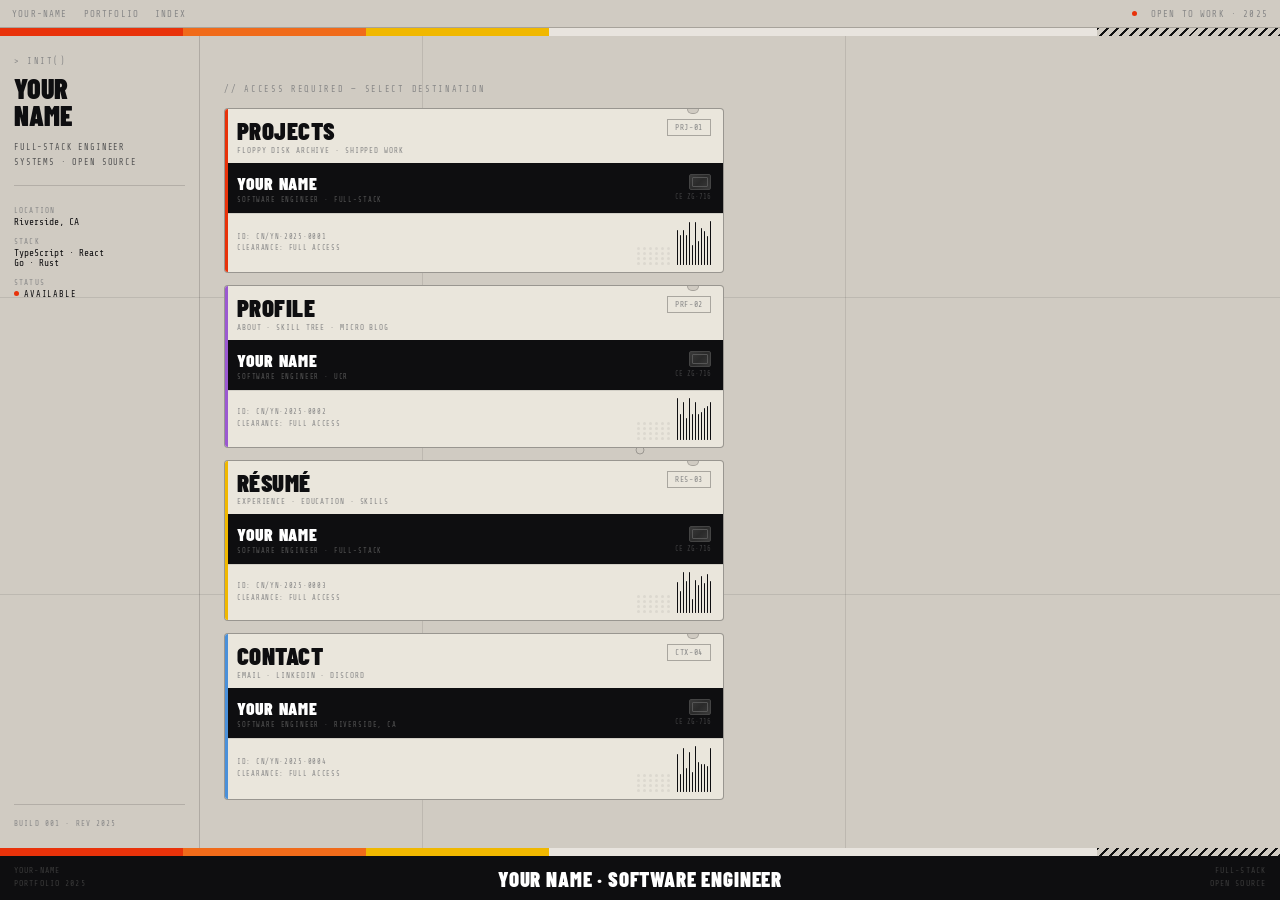
<file: index.html>
<!DOCTYPE html>
<html lang="en">
<head>
  <meta charset="UTF-8">
  <meta name="viewport" content="width=device-width, initial-scale=1.0">
  <title>Your Name — Portfolio</title>
  <link rel="stylesheet" href="style.css">
  <style>
    /* ── Extra styles specific to the home page ── */

    /* The four access cards sit in a scrollable column */
    .cards-area {
      padding: 18px 24px;
      display: flex;
      flex-direction: column;
      justify-content: center;
      gap: 12px;
      overflow-y: auto;
    }
    .cards-hdr {
      font-family: var(--mono); font-size: 8.5px;
      letter-spacing: 0.2em; color: var(--ink-light);
      text-transform: uppercase; margin-bottom: 2px;
    }
  </style>
</head>
<body>
<div class="site">

  <!-- Background grid lines & registration marks -->
  <div class="gov">
    <div class="gl gl-h" style="top:33%"></div>
    <div class="gl gl-h" style="top:66%"></div>
    <div class="gl gl-v" style="left:33%"></div>
    <div class="gl gl-v" style="left:66%"></div>
    <div class="xhair" style="top:50%;left:50%"></div>
    <div class="reg" style="top:0;left:0"></div>
    <div class="reg" style="top:0;right:0"></div>
  </div>

  <!-- ── Topbar ── -->
  <header class="topbar">
    <div class="tb-l">
      <span id="tb-page">YOUR-NAME</span>
      <span>PORTFOLIO</span>
      <span>INDEX</span>
    </div>
    <div class="tb-r">
      <span class="sdot"></span>
      <span>OPEN TO WORK · 2025</span>
    </div>
  </header>

  <!-- Top color stripe -->
  <div class="cbar">
    <div class="cs cs-r"></div><div class="cs cs-o"></div>
    <div class="cs cs-y"></div><div class="cs cs-w"></div>
    <div class="cs cs-h"></div>
  </div>

  <!-- ── Main content ── -->
  <div class="content">
    <div class="page-wrapper" style="height:100%;display:grid;grid-template-columns:200px 1fr">

      <!-- LEFT SIDEBAR — hidden on mobile -->
      <aside class="home-sb">
        <div class="sb-ey">> init()</div>
        <div class="sb-nm">Your<br>Name</div><!-- ← CHANGE: your name -->
        <div class="sb-role">Full-Stack Engineer<br>Systems · Open Source</div><!-- ← CHANGE: your role -->
        <hr class="sb-div">
        <div class="sb-block">
          <span class="sb-lbl">Location</span>
          <span class="sb-val">Riverside, CA</span>
        </div>
        <div class="sb-block">
          <span class="sb-lbl">Stack</span>
          <span class="sb-val">TypeScript · React<br>Go · Rust</span><!-- ← CHANGE: your stack -->
        </div>
        <div class="sb-block">
          <span class="sb-lbl">Status</span>
          <div class="sbadge"><span class="sdot"></span>Available</div>
        </div>
        <hr class="sb-div" style="margin-top:auto">
        <div class="sb-lbl">BUILD 001 · REV 2025</div>
      </aside>

      <!-- RIGHT — Access Cards (navigation) -->
      <div class="cards-area">

        <!-- Mobile-only slim header (replaces sidebar on small screens) -->
        <div class="mob-header">
          <span class="sdot"></span>
          <span>YOUR NAME · SOFTWARE ENGINEER · RIVERSIDE, CA</span><!-- ← CHANGE -->
        </div>

        <div class="cards-hdr">// ACCESS REQUIRED — SELECT DESTINATION</div>

        <!-- ══ ACCESS CARD: PROJECTS ══
             ac-prj = red left accent (see style.css .ac-prj::before) -->
        <div class="ac ac-prj" onclick="navigateTo('projects.html')" role="button" tabindex="0">
          <div class="ac-notch"></div>          <!-- card slot notch at top -->
          <div class="ac-fp" id="fp1"></div>    <!-- fingerprint dots (filled by JS) -->

          <!-- Top light section: destination name + category badge -->
          <div class="ac-top">
            <div>
              <div class="ac-dest">Projects</div>
              <div class="ac-subdest">Floppy disk archive · shipped work</div>
            </div>
            <div class="ac-badge">PRJ-01</div>
          </div>

          <!-- Middle dark section: name + chip -->
          <div class="ac-mid">
            <div>
              <div class="ac-name">Your Name</div><!-- ← CHANGE -->
              <div class="ac-role">Software Engineer · Full-Stack</div><!-- ← CHANGE -->
            </div>
            <div style="display:flex;flex-direction:column;gap:3px;align-items:flex-end">
              <div class="ac-chip"></div>
              <div class="ac-ce">CE ZG·716</div>
            </div>
          </div>

          <!-- Bottom: serial number + barcode (barcode filled by JS) -->
          <div class="ac-bot">
            <div class="ac-serial">
              ID: CN/YN·2025·0001<br><!-- ← CHANGE: your initials -->
              CLEARANCE: FULL ACCESS
            </div>
            <div class="ac-bars" id="bars1"></div>
          </div>
        </div>

        <!-- ══ ACCESS CARD: PROFILE ══
             ac-pro = purple left accent -->
        <div class="ac ac-pro" onclick="navigateTo('profile.html')" role="button" tabindex="0">
          <div class="ac-notch"></div>
          <div class="ac-fp" id="fp2"></div>
          <div class="ac-top">
            <div>
              <div class="ac-dest">Profile</div>
              <div class="ac-subdest">About · Skill tree · Micro blog</div>
            </div>
            <div class="ac-badge">PRF-02</div>
          </div>
          <div class="ac-mid">
            <div>
              <div class="ac-name">Your Name</div><!-- ← CHANGE -->
              <div class="ac-role">Software Engineer · UCR</div><!-- ← CHANGE -->
            </div>
            <div style="display:flex;flex-direction:column;gap:3px;align-items:flex-end">
              <div class="ac-chip"></div>
              <div class="ac-ce">CE ZG·716</div>
            </div>
          </div>
          <div class="ac-bot">
            <div class="ac-serial">ID: CN/YN·2025·0002<br>CLEARANCE: FULL ACCESS</div>
            <div class="ac-bars" id="bars2"></div>
          </div>
        </div>

        <!-- ══ ACCESS CARD: RÉSUMÉ ══
             ac-res = amber left accent -->
        <div class="ac ac-res" onclick="navigateTo('resume.html')" role="button" tabindex="0">
          <div class="ac-notch"></div>
          <div class="ac-fp" id="fp3"></div>
          <div class="ac-top">
            <div>
              <div class="ac-dest">Résumé</div>
              <div class="ac-subdest">Experience · Education · Skills</div>
            </div>
            <div class="ac-badge">RES-03</div>
          </div>
          <div class="ac-mid">
            <div>
              <div class="ac-name">Your Name</div><!-- ← CHANGE -->
              <div class="ac-role">Software Engineer · Full-Stack</div>
            </div>
            <div style="display:flex;flex-direction:column;gap:3px;align-items:flex-end">
              <div class="ac-chip"></div>
              <div class="ac-ce">CE ZG·716</div>
            </div>
          </div>
          <div class="ac-bot">
            <div class="ac-serial">ID: CN/YN·2025·0003<br>CLEARANCE: FULL ACCESS</div>
            <div class="ac-bars" id="bars3"></div>
          </div>
        </div>

        <!-- ══ ACCESS CARD: CONTACT ══
             ac-con = blue left accent -->
        <div class="ac ac-con" onclick="navigateTo('contact.html')" role="button" tabindex="0">
          <div class="ac-notch"></div>
          <div class="ac-fp" id="fp4"></div>
          <div class="ac-top">
            <div>
              <div class="ac-dest">Contact</div>
              <div class="ac-subdest">Email · LinkedIn · Discord</div>
            </div>
            <div class="ac-badge">CTX-04</div>
          </div>
          <div class="ac-mid">
            <div>
              <div class="ac-name">Your Name</div><!-- ← CHANGE -->
              <div class="ac-role">Software Engineer · Riverside, CA</div>
            </div>
            <div style="display:flex;flex-direction:column;gap:3px;align-items:flex-end">
              <div class="ac-chip"></div>
              <div class="ac-ce">CE ZG·716</div>
            </div>
          </div>
          <div class="ac-bot">
            <div class="ac-serial">ID: CN/YN·2025·0004<br>CLEARANCE: FULL ACCESS</div>
            <div class="ac-bars" id="bars4"></div>
          </div>
        </div>

      </div><!-- end cards-area -->
    </div><!-- end page-wrapper -->
  </div><!-- end content -->

  <!-- Bottom color stripe -->
  <div class="cbar">
    <div class="cs cs-r"></div><div class="cs cs-o"></div>
    <div class="cs cs-y"></div><div class="cs cs-w"></div>
    <div class="cs cs-h"></div>
  </div>

  <!-- ── Bottom bar ── -->
  <footer class="bbar">
    <div class="bb-l">YOUR-NAME<br>PORTFOLIO 2025</div><!-- ← CHANGE -->
    <div class="bb-c">YOUR NAME · SOFTWARE ENGINEER</div><!-- ← CHANGE -->
    <div class="bb-r">FULL-STACK<br>OPEN SOURCE</div>
  </footer>

</div><!-- end site -->

<script src="nav.js"></script>
<script>
  // Generate barcodes and fingerprint dots for all four access cards
  // makeBars(elementId, seed) — seed changes the bar pattern per card
  makeBars('bars1', 1);
  makeBars('bars2', 2);
  makeBars('bars3', 3);
  makeBars('bars4', 4);
  makeFP('fp1'); makeFP('fp2'); makeFP('fp3'); makeFP('fp4');

  // Keyboard accessibility — Enter/Space triggers card navigation
  document.querySelectorAll('.ac[role="button"]').forEach(card => {
    card.addEventListener('keydown', e => {
      if (e.key === 'Enter' || e.key === ' ') card.click();
    });
  });
</script>
</body>
</html>
</file>
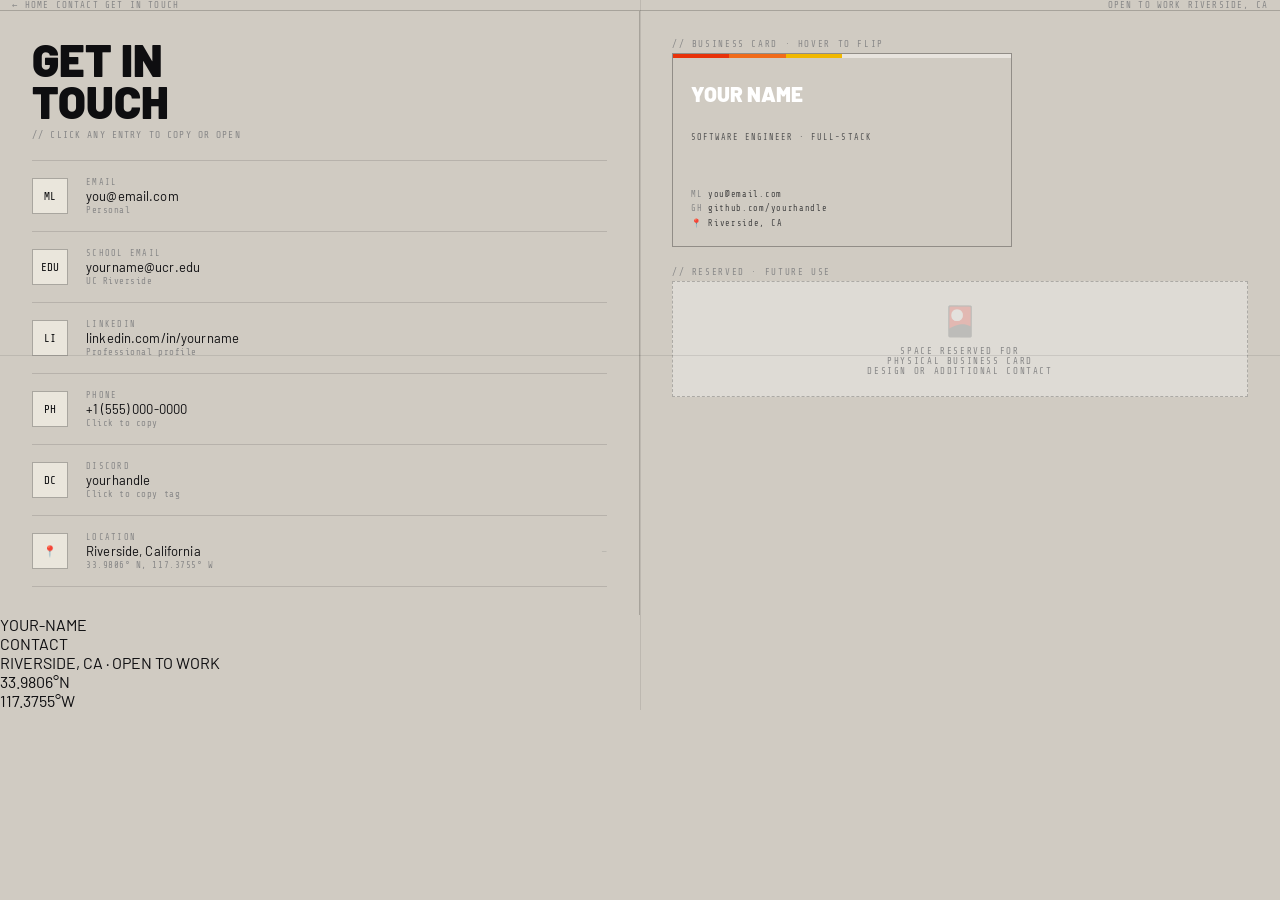
<file: contact.html>
<!DOCTYPE html>
<html lang="en">
<head>
  <meta charset="UTF-8">
  <meta name="viewport" content="width=device-width, initial-scale=1.0">
  <title>Contact — Your Name</title>
  <link rel="stylesheet" href="style.css">
  <style>
    .contact-layout {
      display: grid;
      grid-template-columns: 1fr 1fr;
      grid-template-rows: 1fr;
      height: 100%;
    }

    /* ── left — contact cards ── */
    .contact-left {
      border-right: 0.5px solid rgba(0,0,0,0.2);
      padding: 28px 32px;
      display: flex;
      flex-direction: column;
      gap: 0;
      overflow-y: auto;
    }
    .contact-left::-webkit-scrollbar { width: 4px; }

    .contact-header { margin-bottom: 20px; }
    .contact-title {
      font-family: var(--condensed);
      font-size: 2.8rem; font-weight: 900;
      text-transform: uppercase; line-height: 0.93;
      margin-bottom: 8px;
    }
    .contact-sub {
      font-family: var(--mono); font-size: 9.5px;
      letter-spacing: 0.12em; color: var(--ink-light);
      text-transform: uppercase;
    }

    /* contact entry */
    .contact-entry {
      display: grid;
      grid-template-columns: 40px 1fr auto;
      align-items: center;
      gap: 14px;
      padding: 16px 0;
      border-bottom: 0.5px solid rgba(0,0,0,0.12);
      text-decoration: none;
      color: var(--ink);
      cursor: pointer;
      transition: background 0.15s;
    }
    .contact-entry:first-of-type { border-top: 0.5px solid rgba(0,0,0,0.12); }
    .contact-entry:hover { padding-left: 6px; }
    .contact-entry:hover .ce-arrow { opacity: 1; transform: translate(2px,-2px); }

    .ce-icon {
      width: 36px; height: 36px;
      border: 0.5px solid rgba(0,0,0,0.28);
      display: flex; align-items: center; justify-content: center;
      font-family: var(--mono); font-size: 11px;
      color: var(--ink); background: var(--paper);
      flex-shrink: 0;
    }
    .ce-body { display: flex; flex-direction: column; gap: 1px; }
    .ce-label {
      font-family: var(--mono); font-size: 8.5px;
      letter-spacing: 0.15em; color: var(--ink-light);
      text-transform: uppercase;
    }
    .ce-val {
      font-size: 13px; color: var(--ink); font-weight: 400;
      letter-spacing: 0.01em;
    }
    .ce-sub {
      font-family: var(--mono); font-size: 9px;
      color: var(--ink-light); letter-spacing: 0.06em;
    }
    .ce-arrow {
      font-family: var(--mono); font-size: 12px;
      color: var(--ink-light); opacity: 0;
      transition: opacity 0.2s, transform 0.2s;
    }

    /* copy tooltip */
    .copied-toast {
      position: fixed;
      bottom: 70px; left: 50%; transform: translateX(-50%);
      background: var(--ink); color: var(--paper);
      font-family: var(--mono); font-size: 10px;
      letter-spacing: 0.12em; text-transform: uppercase;
      padding: 8px 16px;
      opacity: 0; pointer-events: none;
      transition: opacity 0.2s;
      z-index: 200;
    }
    .copied-toast.show { opacity: 1; }

    /* ── right — business card + extra ── */
    .contact-right {
      padding: 28px 32px;
      display: flex;
      flex-direction: column;
      gap: 20px;
    }

    .card-section-label {
      font-family: var(--mono); font-size: 9px;
      letter-spacing: 0.18em; color: var(--ink-light);
      text-transform: uppercase; margin-bottom: 4px;
    }

    /* Business card */
    .biz-card-wrapper {
      perspective: 800px;
    }
    .biz-card {
      width: 100%;
      max-width: 340px;
      aspect-ratio: 1.75 / 1;
      position: relative;
      transform-style: preserve-3d;
      transition: transform 0.6s cubic-bezier(0.22,1,0.36,1);
      cursor: pointer;
    }
    .biz-card:hover { transform: rotateY(180deg); }

    .bc-face {
      position: absolute; inset: 0;
      backface-visibility: hidden;
      border: 0.5px solid rgba(0,0,0,0.3);
    }
    .bc-front {
      background: var(--bg-dark);
      display: grid;
      grid-template-columns: 1fr;
      padding: 16px 18px;
      gap: 0;
    }

    /* color strip on card */
    .bc-strip {
      height: 4px;
      display: flex;
      position: absolute; top: 0; left: 0; right: 0;
    }
    .bc-strip-r { flex:1; background:#e8320a; }
    .bc-strip-o { flex:1; background:#f06b1a; }
    .bc-strip-y { flex:1; background:#f0b800; }
    .bc-strip-w { flex:3; background:#e8e4de; }

    .bc-name {
      font-family: var(--condensed); font-size: 1.3rem;
      font-weight: 900; text-transform: uppercase;
      color: #fff; margin-top: 14px; line-height: 1;
    }
    .bc-role {
      font-family: var(--mono); font-size: 8.5px;
      letter-spacing: 0.12em; color: #555;
      text-transform: uppercase; margin-top: 4px;
    }
    .bc-contact-line {
      margin-top: auto;
      font-family: var(--mono); font-size: 8.5px;
      letter-spacing: 0.08em; color: #444;
      line-height: 1.7;
    }
    .bc-contact-line span { color: #888; }

    .bc-back {
      background: var(--paper);
      transform: rotateY(180deg);
      display: flex;
      align-items: center;
      justify-content: center;
      flex-direction: column;
      gap: 8px;
    }
    .bc-back-logo {
      font-family: var(--condensed);
      font-size: 2rem; font-weight: 900;
      text-transform: uppercase; color: var(--ink);
      letter-spacing: 0.04em;
    }
    .bc-back-url {
      font-family: var(--mono); font-size: 9px;
      letter-spacing: 0.12em; color: var(--ink-light);
      text-transform: uppercase;
    }
    .bc-placeholder-text {
      font-family: var(--mono); font-size: 9px;
      letter-spacing: 0.1em; color: var(--ink-light);
      text-transform: uppercase; text-align: center;
      padding: 0 20px;
    }

    /* Future space */
    .future-space {
      border: 0.5px dashed rgba(0,0,0,0.22);
      padding: 20px;
      background: rgba(255,255,255,0.3);
      flex: 1;
      display: flex;
      flex-direction: column;
      justify-content: center;
      align-items: center;
      gap: 8px;
    }
    .future-label {
      font-family: var(--mono); font-size: 9px;
      letter-spacing: 0.18em; color: var(--ink-light);
      text-transform: uppercase; text-align: center;
    }
    .future-icon {
      font-size: 1.8rem; opacity: 0.25;
    }

    /* location tag */
    .location-tag {
      display: flex; align-items: center; gap: 8px;
      padding: 10px 14px;
      border: 0.5px solid rgba(0,0,0,0.2);
      background: var(--paper);
    }
    .loc-icon {
      font-family: var(--mono); font-size: 11px; color: var(--ink-light);
    }
    .loc-text { font-size: 12.5px; color: var(--ink); }
    .loc-coords {
      font-family: var(--mono); font-size: 9px;
      color: var(--ink-light); letter-spacing: 0.08em;
      margin-left: auto;
    }
  </style>
</head>
<body>
  <div class="page-wrapper">

    <div class="grid-overlay">
      <div class="gl gl-h" style="top:50%"></div>
      <div class="gl gl-v" style="left:50%"></div>
      <div class="crosshair" style="top:50%;left:50%"></div>
      <div class="reg-mark" style="top:28px;left:0"></div>
      <div class="reg-mark" style="top:28px;right:0"></div>
    </div>

    <header class="topbar">
      <div class="topbar-left">
        <a href="index.html" data-nav style="color:inherit;text-decoration:none;letter-spacing:0.13em;">← HOME</a>
        <span>CONTACT</span>
        <span>GET IN TOUCH</span>
      </div>
      <div class="topbar-right">
        <span class="status-dot"></span>
        <span>OPEN TO WORK</span>
        <span>RIVERSIDE, CA</span>
      </div>
    </header>

    <div class="color-bar top">
      <div class="cs cs-red"></div><div class="cs cs-orange"></div>
      <div class="cs cs-yellow"></div><div class="cs cs-white"></div>
      <div class="cs cs-hatch"></div>
    </div>

    <div class="content-area">
      <div class="contact-layout">

        <!-- left: contact entries -->
        <div class="contact-left">
          <div class="contact-header">
            <div class="contact-title">Get In<br>Touch</div>
            <div class="contact-sub">// click any entry to copy or open</div>
          </div>

          <a class="contact-entry" href="mailto:you@email.com" onclick="copyAndOpen(event,'you@email.com')">
            <div class="ce-icon">ML</div>
            <div class="ce-body">
              <span class="ce-label">Email</span>
              <span class="ce-val">you@email.com</span>
              <span class="ce-sub">Personal</span>
            </div>
            <span class="ce-arrow">↗</span>
          </a>

          <a class="contact-entry" href="mailto:yourname@ucr.edu" onclick="copyAndOpen(event,'yourname@ucr.edu')">
            <div class="ce-icon">EDU</div>
            <div class="ce-body">
              <span class="ce-label">School Email</span>
              <span class="ce-val">yourname@ucr.edu</span>
              <span class="ce-sub">UC Riverside</span>
            </div>
            <span class="ce-arrow">↗</span>
          </a>

          <a class="contact-entry" href="https://linkedin.com/in/yourname" target="_blank">
            <div class="ce-icon">LI</div>
            <div class="ce-body">
              <span class="ce-label">LinkedIn</span>
              <span class="ce-val">linkedin.com/in/yourname</span>
              <span class="ce-sub">Professional profile</span>
            </div>
            <span class="ce-arrow">↗</span>
          </a>

          <div class="contact-entry" onclick="copyVal('+1 (555) 000-0000')">
            <div class="ce-icon">PH</div>
            <div class="ce-body">
              <span class="ce-label">Phone</span>
              <span class="ce-val">+1 (555) 000-0000</span>
              <span class="ce-sub">Click to copy</span>
            </div>
            <span class="ce-arrow">⊕</span>
          </div>

          <div class="contact-entry" onclick="copyVal('yourhandle#0000')">
            <div class="ce-icon">DC</div>
            <div class="ce-body">
              <span class="ce-label">Discord</span>
              <span class="ce-val">yourhandle</span>
              <span class="ce-sub">Click to copy tag</span>
            </div>
            <span class="ce-arrow">⊕</span>
          </div>

          <div class="contact-entry" style="cursor:default">
            <div class="ce-icon">📍</div>
            <div class="ce-body">
              <span class="ce-label">Location</span>
              <span class="ce-val">Riverside, California</span>
              <span class="ce-sub">33.9806° N, 117.3755° W</span>
            </div>
            <span class="ce-arrow" style="opacity:0.3">–</span>
          </div>

        </div>

        <!-- right: business card + future space -->
        <div class="contact-right">

          <div>
            <div class="card-section-label">// Business Card · hover to flip</div>
            <div class="biz-card-wrapper">
              <div class="biz-card">
                <!-- front -->
                <div class="bc-face bc-front">
                  <div class="bc-strip">
                    <div class="bc-strip-r"></div>
                    <div class="bc-strip-o"></div>
                    <div class="bc-strip-y"></div>
                    <div class="bc-strip-w"></div>
                  </div>
                  <div class="bc-name">Your Name</div>
                  <div class="bc-role">Software Engineer · Full-Stack</div>
                  <div class="bc-contact-line">
                    <span>ML</span>&nbsp;you@email.com<br>
                    <span>GH</span>&nbsp;github.com/yourhandle<br>
                    <span>📍</span>&nbsp;Riverside, CA
                  </div>
                </div>
                <!-- back -->
                <div class="bc-face bc-back">
                  <div class="bc-back-logo">YN</div>
                  <div class="bc-back-url">yourportfolio.com</div>
                  <div class="bc-placeholder-text" style="margin-top:6px">Add QR code or<br>custom design here</div>
                </div>
              </div>
            </div>
          </div>

          <!-- future space -->
          <div>
            <div class="card-section-label">// Reserved · future use</div>
            <div class="future-space">
              <div class="future-icon">🎴</div>
              <div class="future-label">Space reserved for<br>physical business card<br>design or additional contact</div>
            </div>
          </div>

        </div>
      </div>
    </div>

    <!-- copied toast -->
    <div class="copied-toast" id="toast">Copied to clipboard</div>

    <div class="color-bar bottom">
      <div class="cs cs-red"></div><div class="cs cs-orange"></div>
      <div class="cs cs-yellow"></div><div class="cs cs-white"></div>
      <div class="cs cs-hatch"></div>
    </div>
    <footer class="bottom-bar">
      <div class="bb-left">YOUR-NAME<br>CONTACT</div>
      <div class="bb-center">RIVERSIDE, CA · OPEN TO WORK</div>
      <div class="bb-right">33.9806°N<br>117.3755°W</div>
    </footer>
  </div>

  <script src="nav.js"></script>
  <script>
    function copyVal(val) {
      navigator.clipboard.writeText(val).catch(() => {});
      showToast();
    }
    function copyAndOpen(e, val) {
      navigator.clipboard.writeText(val).catch(() => {});
      // allow href to proceed
    }
    function showToast() {
      const t = document.getElementById('toast');
      t.classList.add('show');
      setTimeout(() => t.classList.remove('show'), 1800);
    }
  </script>
</body>
</html>
</file>
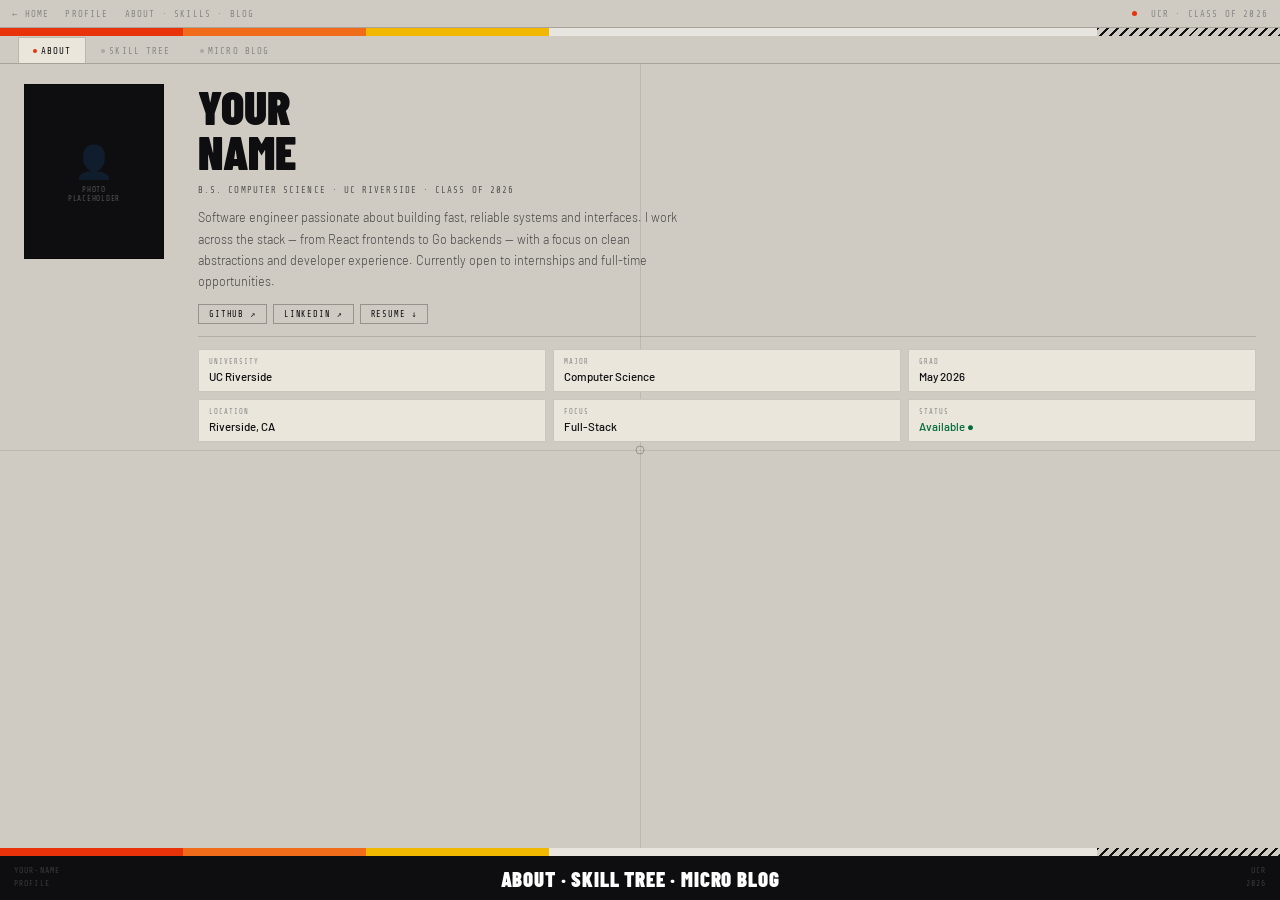
<file: profile.html>
<!DOCTYPE html>
<html lang="en">
<head>
  <meta charset="UTF-8">
  <meta name="viewport" content="width=device-width, initial-scale=1.0">
  <title>Profile — Your Name</title>
  <link rel="stylesheet" href="style.css">
  <style>

    /* ── Page layout: tab bar on top, panel below ── */
    .profile-layout {
      display: grid;
      grid-template-rows: auto 1fr;
      height: 100%;
    }
    .panel-wrap { overflow: hidden; position: relative; }
    .panel {
      display: none; height: 100%;
      overflow-y: auto; padding: 20px 24px;
    }
    .panel.on { display: block; animation: fup 0.25s ease forwards; }

    /* ══════════════════════════════
       ABOUT PANEL
    ══════════════════════════════ */
    .about-grid {
      display: grid;
      grid-template-columns: 150px 1fr;
      gap: 24px;
    }
    .about-photo {
      width: 140px; height: 175px;
      background: #0e0e10;
      border: 0.5px solid rgba(0,0,0,0.3);
      display: flex; align-items: center; justify-content: center;
      flex-direction: column; gap: 4px; flex-shrink: 0;
    }
    .ap-ph { font-family: var(--mono); font-size: 7.5px; letter-spacing: 0.1em; color: #555; text-transform: uppercase; text-align: center; }
    .about-main { display: flex; flex-direction: column; gap: 12px; }
    .about-name { font-family: var(--cond); font-size: clamp(1.8rem, 4vw, 3rem); font-weight: 900; text-transform: uppercase; line-height: 0.93; }
    .about-role { font-family: var(--mono); font-size: 9px; letter-spacing: 0.12em; color: var(--ink-mid); text-transform: uppercase; }
    .about-bio  { font-size: 12.5px; color: #444; line-height: 1.7; font-weight: 300; max-width: 500px; }
    .about-links { display: flex; gap: 6px; flex-wrap: wrap; }
    .alink {
      font-family: var(--mono); font-size: 8.5px; letter-spacing: 0.1em;
      padding: 4px 10px; border: 0.5px solid rgba(0,0,0,0.28);
      color: var(--ink); text-transform: uppercase; cursor: pointer;
      transition: background 0.15s; text-decoration: none;
    }
    .alink:hover { background: var(--ink); color: var(--paper); }
    .about-div { border: none; border-top: 0.5px solid rgba(0,0,0,0.14); }
    /* Quick-stat grid below the bio */
    .about-specs { display: grid; grid-template-columns: repeat(3,1fr); gap: 7px; }
    .aspec { border: 0.5px solid rgba(0,0,0,0.14); padding: 8px 10px; background: var(--paper); }
    .aspec-lbl { font-family: var(--mono); font-size: 7px; letter-spacing: 0.15em; color: var(--ink-light); text-transform: uppercase; margin-bottom: 3px; }
    .aspec-val { font-size: 11.5px; font-weight: 500; }

    /* ══════════════════════════════
       SKILL TREE PANEL
       Tree is drawn as an SVG by JS.
       Nodes: mastered (black), learning (red), planned (outlined)
    ══════════════════════════════ */
    #panel-skills { padding: 16px 20px; }
    .tree-wrap { overflow: auto; }
    .tree-svg { display: block; width: 100%; max-width: 700px; }
    .tree-legend { display: flex; gap: 16px; flex-wrap: wrap; margin-top: 10px; }
    .legend-item { display: flex; align-items: center; gap: 5px; font-family: var(--mono); font-size: 8px; letter-spacing: 0.1em; color: var(--ink-light); text-transform: uppercase; }
    .legend-dot { width: 8px; height: 8px; border-radius: 50%; }

    /* ══════════════════════════════
       BLOG PANEL
       Posts loaded from Google Sheets via gviz JSON.
       Filtered by tag category and free-text search.
    ══════════════════════════════ */
    .blog-toolbar {
      display: flex; gap: 8px; flex-wrap: wrap;
      align-items: center; margin-bottom: 14px;
    }
    .blog-search {
      font-family: var(--mono); font-size: 10px;
      padding: 5px 10px;
      border: 0.5px solid rgba(0,0,0,0.28);
      background: transparent; color: var(--ink);
      letter-spacing: 0.06em; outline: none; width: 170px;
    }
    .blog-search:focus { border-color: rgba(0,0,0,0.5); }
    .tag-filters { display: flex; gap: 4px; flex-wrap: wrap; }

    /* Category filter pills */
    .tfilter {
      font-family: var(--mono); font-size: 8px; letter-spacing: 0.08em;
      padding: 3px 9px;
      border: 0.5px solid rgba(0,0,0,0.22);
      background: transparent; color: var(--ink-light);
      text-transform: uppercase; cursor: pointer; transition: all 0.15s;
    }
    .tfilter:hover { border-color: rgba(0,0,0,0.5); color: var(--ink); }
    .tfilter.on    { background: var(--ink); color: var(--paper); border-color: var(--ink); }

    /* Date range inputs */
    .date-filter { display: flex; gap: 6px; align-items: center; }
    .date-input {
      font-family: var(--mono); font-size: 9px; padding: 4px 8px;
      border: 0.5px solid rgba(0,0,0,0.22); background: transparent;
      color: var(--ink); outline: none; width: 120px;
    }
    .date-sep { font-family: var(--mono); font-size: 8px; color: var(--ink-light); }

    /* Loading + empty states */
    .blog-status {
      font-family: var(--mono); font-size: 10px; letter-spacing: 0.12em;
      color: var(--ink-light); text-transform: uppercase;
      padding: 24px 0; text-align: center; opacity: 0.6;
    }

    /* Post card */
    .blog-grid { display: flex; flex-direction: column; gap: 10px; }
    .blog-post {
      border: 0.5px solid rgba(0,0,0,0.16);
      background: var(--paper); padding: 14px 16px;
      display: flex; flex-direction: column; gap: 7px;
      transition: border-color 0.15s;
    }
    .blog-post:hover { border-color: rgba(0,0,0,0.38); }

    .bp-meta { display: flex; gap: 10px; align-items: center; flex-wrap: wrap; }
    .bp-date { font-family: var(--mono); font-size: 8px; letter-spacing: 0.12em; color: var(--ink-light); text-transform: uppercase; }
    .bp-project { font-family: var(--mono); font-size: 8px; letter-spacing: 0.08em; color: var(--accent); text-transform: uppercase; }
    .bp-tags { display: flex; gap: 3px; flex-wrap: wrap; }

    /* Tag colors — map to the 5 categories */
    .bptag { font-family: var(--mono); font-size: 7.5px; letter-spacing: 0.06em; padding: 1px 6px; border: 0.5px solid rgba(0,0,0,0.18); text-transform: uppercase; }
    .bptag-skills   { border-color: rgba(0,200,120,0.5); color: #006a3a; }
    .bptag-topics   { border-color: rgba(74,144,217,0.5); color: #1a5a9a; }
    .bptag-status   { border-color: rgba(240,184,0,0.5);  color: #7a5a00; }
    .bptag-projects { border-color: rgba(232,50,10,0.5);  color: #a02000; }
    .bptag-others   { border-color: rgba(155,89,208,0.5); color: #6a2aa0; }

    .bp-title { font-size: 14px; font-weight: 500; color: var(--ink); line-height: 1.3; }
    .bp-body  { font-size: 12px; color: #555; line-height: 1.65; font-weight: 300; }
  </style>
</head>
<body>
<div class="site">

  <div class="gov">
    <div class="gl gl-h" style="top:50%"></div>
    <div class="gl gl-v" style="left:50%"></div>
    <div class="xhair" style="top:50%;left:50%"></div>
    <div class="reg" style="top:0;left:0"></div>
    <div class="reg" style="top:0;right:0"></div>
  </div>

  <header class="topbar">
    <div class="tb-l">
      <button class="back-btn" onclick="navigateTo('index.html')">← HOME</button>
      <span>PROFILE</span>
      <span>ABOUT · SKILLS · BLOG</span>
    </div>
    <div class="tb-r">
      <span class="sdot"></span>
      <span>UCR · CLASS OF 2026</span>
    </div>
  </header>

  <div class="cbar"><div class="cs cs-r"></div><div class="cs cs-o"></div><div class="cs cs-y"></div><div class="cs cs-w"></div><div class="cs cs-h"></div></div>

  <div class="content">
    <div class="page-wrapper" style="height:100%">
      <div class="profile-layout">

        <!-- ── Tab bar ── -->
        <div class="tab-bar">
          <div class="atab on"  data-panel="panel-about"><span class="tab-dot"></span>About</div>
          <div class="atab"     data-panel="panel-skills"><span class="tab-dot"></span>Skill Tree</div>
          <div class="atab"     data-panel="panel-blog"><span class="tab-dot"></span>Micro Blog</div>
        </div>

        <!-- ── Tab panels ── -->
        <div class="panel-wrap">

          <!-- ════ ABOUT ════ -->
          <div class="panel on" id="panel-about">
            <div class="about-grid">

              <!-- Photo placeholder — swap src for a real image when ready -->
              <div>
                <div class="about-photo">
                  <div style="font-size:2rem;opacity:0.15">👤</div>
                  <div class="ap-ph">Photo<br>Placeholder</div>
                </div>
              </div>

              <div class="about-main">
                <div class="about-name">Your<br>Name</div><!-- ← CHANGE -->
                <div class="about-role">B.S. Computer Science · UC Riverside · Class of 2026</div><!-- ← CHANGE -->

                <!--
                  ← CHANGE: Write your bio here.
                  Tip: 2–3 sentences. What you build, your focus, what you're after.
                -->
                <p class="about-bio">
                  Software engineer passionate about building fast, reliable systems and interfaces.
                  I work across the stack — from React frontends to Go backends — with a focus on clean
                  abstractions and developer experience. Currently open to internships and full-time opportunities.
                </p>

                <!-- ← CHANGE: Update these link hrefs -->
                <div class="about-links">
                  <a class="alink" href="https://github.com/yourhandle" target="_blank">GitHub ↗</a>
                  <a class="alink" href="https://linkedin.com/in/yourname" target="_blank">LinkedIn ↗</a>
                  <a class="alink" href="resume.html" onclick="navigateTo('resume.html');return false">Resume ↓</a>
                </div>

                <hr class="about-div">

                <!-- Quick stats — ← CHANGE values below -->
                <div class="about-specs">
                  <div class="aspec"><div class="aspec-lbl">University</div><div class="aspec-val">UC Riverside</div></div>
                  <div class="aspec"><div class="aspec-lbl">Major</div><div class="aspec-val">Computer Science</div></div>
                  <div class="aspec"><div class="aspec-lbl">Grad</div><div class="aspec-val">May 2026</div></div>
                  <div class="aspec"><div class="aspec-lbl">Location</div><div class="aspec-val">Riverside, CA</div></div>
                  <div class="aspec"><div class="aspec-lbl">Focus</div><div class="aspec-val">Full-Stack</div></div>
                  <div class="aspec"><div class="aspec-lbl">Status</div><div class="aspec-val" style="color:#006a3a">Available ●</div></div>
                </div>
              </div>
            </div>
          </div><!-- end ABOUT panel -->

          <!-- ════ SKILL TREE ════
               The SVG is drawn entirely by drawTree() below.
               To add/edit skills: modify the SKILL_NODES array in the <script>.
               status options: 'mastered' | 'learning' | 'planned'
          ════ -->
          <div class="panel" id="panel-skills">
            <svg class="tree-svg" id="treeSvg" viewBox="0 0 700 430" xmlns="http://www.w3.org/2000/svg"></svg>
            <div class="tree-legend">
              <div class="legend-item"><div class="legend-dot" style="background:#0e0e10"></div>Mastered</div>
              <div class="legend-item"><div class="legend-dot" style="background:var(--accent)"></div>Learning</div>
              <div class="legend-item"><div class="legend-dot" style="border:1.5px solid rgba(0,0,0,0.35)"></div>Planned</div>
            </div>
          </div>

          <!-- ════ MICRO BLOG ════
               Posts are fetched live from your Google Sheet.
               Searchable by text and filterable by tag category + date range.
          ════ -->
          <div class="panel" id="panel-blog">
            <div class="blog-toolbar">
              <!-- Free-text search -->
              <input class="blog-search" id="blogSearch" type="text" placeholder="Search posts...">

              <!-- Category tag filters — map to your 5 tag categories -->
              <div class="tag-filters">
                <div class="tfilter on" data-cat="all">All</div>
                <div class="tfilter" data-cat="Skills">Skills</div>
                <div class="tfilter" data-cat="Topics">Topics</div>
                <div class="tfilter" data-cat="Status">Status</div>
                <div class="tfilter" data-cat="Projects">Projects</div>
                <div class="tfilter" data-cat="Others">Others</div>
              </div>

              <!-- Date range filter -->
              <div class="date-filter">
                <input class="date-input" id="dateFrom" type="date" title="From date">
                <span class="date-sep">→</span>
                <input class="date-input" id="dateTo"   type="date" title="To date">
              </div>
            </div>

            <!-- Posts are injected here by renderBlog() -->
            <div id="blogContainer">
              <div class="blog-status">// Fetching posts from Google Sheets...</div>
            </div>
          </div><!-- end BLOG panel -->

        </div><!-- end panel-wrap -->
      </div><!-- end profile-layout -->
    </div><!-- end page-wrapper -->
  </div><!-- end content -->

  <div class="cbar"><div class="cs cs-r"></div><div class="cs cs-o"></div><div class="cs cs-y"></div><div class="cs cs-w"></div><div class="cs cs-h"></div></div>

  <footer class="bbar">
    <div class="bb-l">YOUR-NAME<br>PROFILE</div><!-- ← CHANGE -->
    <div class="bb-c">ABOUT · SKILL TREE · MICRO BLOG</div>
    <div class="bb-r">UCR<br>2026</div>
  </footer>
</div>

<script src="nav.js"></script>
<script>
/* ============================================================
   SKILL TREE
   ── To add a skill: add an entry to SKILL_NODES.
   ── id:     unique string (no spaces)
   ── label:  display text (\n for line break)
   ── x/y:    position on the 700×430 SVG canvas
   ── r:      radius of the node circle
   ── status: 'mastered' | 'learning' | 'planned'
   ── parent: id of the parent node (null for root)
   ============================================================ */
const SKILL_NODES = [
  // ── Root
  { id:'root',   label:'Software\nEngineer', x:350, y:32,  r:30, status:'mastered', parent:null },

  // ── Tier 1 branches
  { id:'langs',  label:'Languages',  x:110, y:110, r:22, status:'mastered', parent:'root' },
  { id:'fe',     label:'Frontend',   x:350, y:110, r:22, status:'mastered', parent:'root' },
  { id:'be',     label:'Backend',    x:590, y:110, r:22, status:'mastered', parent:'root' },

  // ── Languages branch
  { id:'ts',     label:'TypeScript', x:55,  y:205, r:18, status:'mastered', parent:'langs' },
  { id:'go',     label:'Go',         x:160, y:205, r:18, status:'learning', parent:'langs' },
  { id:'rust',   label:'Rust',       x:55,  y:295, r:18, status:'learning', parent:'ts'    },
  { id:'py',     label:'Python',     x:160, y:295, r:18, status:'mastered', parent:'go'    },
  { id:'wasm',   label:'WASM',       x:55,  y:385, r:15, status:'planned',  parent:'rust'  },

  // ── Frontend branch
  { id:'react',    label:'React',    x:280, y:205, r:18, status:'mastered', parent:'fe' },
  { id:'next',     label:'Next.js',  x:390, y:205, r:18, status:'mastered', parent:'fe' },
  { id:'tailwind', label:'Tailwind', x:260, y:295, r:16, status:'mastered', parent:'react' },
  { id:'svelte',   label:'Svelte',   x:380, y:295, r:16, status:'planned',  parent:'next'  },
  { id:'threejs',  label:'Three.js', x:320, y:385, r:15, status:'planned',  parent:'svelte'},

  // ── Backend branch
  { id:'node',     label:'Node.js',   x:530, y:205, r:18, status:'mastered', parent:'be' },
  { id:'postgres', label:'PostgreSQL',x:640, y:205, r:18, status:'mastered', parent:'be' },
  { id:'docker',   label:'Docker',    x:510, y:295, r:16, status:'learning', parent:'node'     },
  { id:'k8s',      label:'K8s',       x:640, y:295, r:16, status:'planned',  parent:'postgres' },
  { id:'graphql',  label:'GraphQL',   x:580, y:385, r:15, status:'planned',  parent:'node'     },
];

const STATUS_FILL   = { mastered:'#0e0e10', learning:'#e8320a', planned:'transparent' };
const STATUS_STROKE = { mastered:'#0e0e10', learning:'#e8320a', planned:'rgba(0,0,0,0.32)' };
const STATUS_TEXT   = { mastered:'#eae6dc', learning:'#fff',    planned:'#666' };

function drawTree() {
  const svg = document.getElementById('treeSvg');
  if (!svg) return;
  svg.innerHTML = '';

  const nodeMap = {};
  SKILL_NODES.forEach(n => nodeMap[n.id] = n);

  // Draw connecting lines first (behind nodes)
  SKILL_NODES.forEach(n => {
    if (!n.parent) return;
    const p = nodeMap[n.parent];
    const line = document.createElementNS('http://www.w3.org/2000/svg', 'line');
    line.setAttribute('x1', p.x); line.setAttribute('y1', p.y);
    line.setAttribute('x2', n.x); line.setAttribute('y2', n.y);
    line.setAttribute('stroke', 'rgba(0,0,0,0.16)');
    line.setAttribute('stroke-width', '1');
    // Dashed lines for planned nodes
    if (n.status === 'planned') line.setAttribute('stroke-dasharray', '4,3');
    svg.appendChild(line);
  });

  // Draw nodes on top of lines
  SKILL_NODES.forEach(n => {
    const g = document.createElementNS('http://www.w3.org/2000/svg', 'g');

    const circle = document.createElementNS('http://www.w3.org/2000/svg', 'circle');
    circle.setAttribute('cx', n.x); circle.setAttribute('cy', n.y); circle.setAttribute('r', n.r);
    circle.setAttribute('fill',         STATUS_FILL[n.status]);
    circle.setAttribute('stroke',       STATUS_STROKE[n.status]);
    circle.setAttribute('stroke-width', '1.5');
    g.appendChild(circle);

    // Multi-line label
    const lines = n.label.split('\n');
    lines.forEach((line, i) => {
      const t = document.createElementNS('http://www.w3.org/2000/svg', 'text');
      t.setAttribute('x', n.x);
      t.setAttribute('y', n.y + (i - (lines.length - 1) / 2) * 11 + 1);
      t.setAttribute('text-anchor',      'middle');
      t.setAttribute('dominant-baseline','middle');
      t.setAttribute('fill',             STATUS_TEXT[n.status]);
      t.setAttribute('font-family',      "'Share Tech Mono',monospace");
      t.setAttribute('font-size',        n.r > 20 ? '8' : '7');
      t.setAttribute('letter-spacing',   '0.05em');
      t.textContent = line;
      g.appendChild(t);
    });

    svg.appendChild(g);
  });
}

/* ============================================================
   GOOGLE SHEETS BLOG
   ── Sheet structure (row 1 = headers):
      A: date       e.g. 2025-04-20
      B: title      Post title
      C: body       Post content
      D: tags       Comma-separated: Skills, React, Learning
      E: status     "published" or "draft"
      F: project    (optional) related project name

   ── To publish a post: set status = "published"
   ── To hide a post:    set status = "draft"
   ── The blog auto-refreshes each time you open the tab.
   ============================================================ */
const SHEET_ID  = '1Hn33_VGoQVWu_yMvSwzpR9dTxyMIrxEV9mYzqXVGDBU'; // ← your sheet ID
const SHEET_URL = `https://docs.google.com/spreadsheets/d/${SHEET_ID}/gviz/tq?tqx=out:json&sheet=Sheet1`;

// Maps tag text to CSS class suffix
const CAT_CLASS = {
  skills:'skills', topics:'topics', status:'status',
  projects:'projects', others:'others'
};

let allPosts  = [];
let blogReady = false;

// Called when the blog tab is opened
async function initBlog() {
  if (blogReady) { renderBlog(); return; }
  try {
    const res  = await fetch(SHEET_URL);
    const text = await res.text();
    // Google wraps the JSON in a callback — strip it
    const json = JSON.parse(text.replace(/^.*?({.*})\s*\)*;?\s*$/s, '$1'));

    const cols = json.table.cols.map(c => c.label.toLowerCase().trim());
    allPosts = json.table.rows
      .map(r => {
        const obj = {};
        cols.forEach((col, i) => {
          obj[col] = (r.c && r.c[i] && r.c[i].v != null) ? String(r.c[i].v) : '';
        });
        return obj;
      })
      .filter(p => p.status && p.status.toLowerCase() === 'published' && p.title);

    blogReady = true;
    renderBlog();
  } catch (err) {
    document.getElementById('blogContainer').innerHTML = `
      <div class="blog-status">
        // Could not load posts.<br>
        Make sure your sheet is public (File → Share → Anyone with the link → Viewer)<br>
        and row 1 has headers: date, title, body, tags, status, project
      </div>`;
  }
}

// Active filter state
let activeCat  = 'all';
let searchText = '';
let dateFrom   = '';
let dateTo     = '';

function renderBlog() {
  let posts = allPosts;

  // Filter by category tag
  if (activeCat !== 'all') {
    posts = posts.filter(p => {
      const tags = (p.tags || '').split(',').map(t => t.trim().toLowerCase());
      return tags.includes(activeCat.toLowerCase());
    });
  }

  // Filter by search text (title + body + tags)
  if (searchText) {
    const q = searchText.toLowerCase();
    posts = posts.filter(p =>
      (p.title + p.body + p.tags).toLowerCase().includes(q)
    );
  }

  // Filter by date range
  if (dateFrom) posts = posts.filter(p => p.date && p.date >= dateFrom);
  if (dateTo)   posts = posts.filter(p => p.date && p.date <= dateTo);

  const container = document.getElementById('blogContainer');

  if (posts.length === 0) {
    container.innerHTML = '<div class="blog-status">// No posts match.</div>';
    return;
  }

  container.innerHTML = `<div class="blog-grid">${posts.map(p => {
    const tags = (p.tags || '').split(',').map(t => t.trim()).filter(Boolean);
    const tagHtml = tags.map(t => {
      const cls = CAT_CLASS[t.toLowerCase()] || 'others';
      return `<span class="bptag bptag-${cls}">${t}</span>`;
    }).join('');

    return `<div class="blog-post">
      <div class="bp-meta">
        <span class="bp-date">${p.date || ''}</span>
        ${p.project ? `<span class="bp-project">${p.project}</span>` : ''}
        <div class="bp-tags">${tagHtml}</div>
      </div>
      <div class="bp-title">${p.title}</div>
      <div class="bp-body">${p.body || ''}</div>
    </div>`;
  }).join('')}</div>`;
}

// ── Wire up filters ──

document.getElementById('blogSearch').addEventListener('input', e => {
  searchText = e.target.value; renderBlog();
});

document.querySelectorAll('.tfilter').forEach(f => {
  f.addEventListener('click', () => {
    document.querySelectorAll('.tfilter').forEach(x => x.classList.remove('on'));
    f.classList.add('on');
    activeCat = f.dataset.cat;
    renderBlog();
  });
});

document.getElementById('dateFrom').addEventListener('change', e => { dateFrom = e.target.value; renderBlog(); });
document.getElementById('dateTo').addEventListener('change',   e => { dateTo   = e.target.value; renderBlog(); });

/* ── Tab switching ── */
document.querySelectorAll('.atab').forEach(tab => {
  tab.addEventListener('click', () => {
    document.querySelectorAll('.atab').forEach(t => t.classList.remove('on'));
    document.querySelectorAll('.panel').forEach(p => p.classList.remove('on'));
    tab.classList.add('on');
    const panel = document.getElementById(tab.dataset.panel);
    if (panel) panel.classList.add('on');
    // Lazy-load skill tree and blog only when first opened
    if (tab.dataset.panel === 'panel-skills') drawTree();
    if (tab.dataset.panel === 'panel-blog')   initBlog();
  });
});
</script>
</body>
</html>
</file>
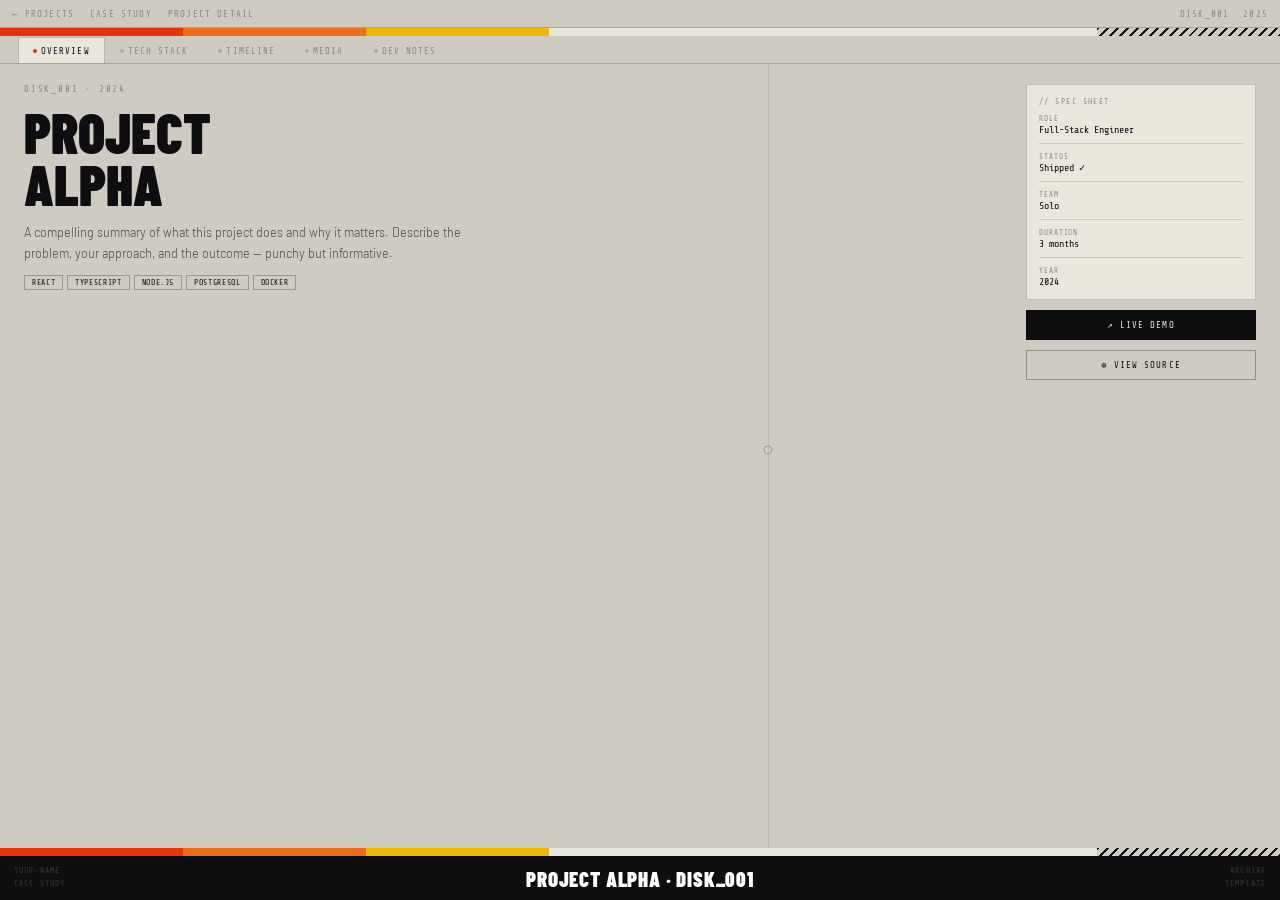
<file: project-detail.html>
<!DOCTYPE html>
<html lang="en">
<head>
  <meta charset="UTF-8">
  <meta name="viewport" content="width=device-width, initial-scale=1.0">
  <title>Project Detail — Your Name</title>
  <link rel="stylesheet" href="style.css">
  <style>
    .pd-layout { display: grid; grid-template-rows: auto 1fr; height: 100%; }
    .panel-wrap { overflow: hidden; position: relative; }
    .panel { display: none; height: 100%; overflow-y: auto; padding: 20px 24px; }
    .panel.on { display: grid; animation: fup .25s ease forwards; }

    /* ── OVERVIEW ── */
    #p-overview { grid-template-columns: 1fr 230px; gap: 24px; align-content: start; }
    .ov-main { display: flex; flex-direction: column; gap: 12px; }
    .proj-num   { font-family: var(--mono); font-size: 9px; letter-spacing: .2em; color: var(--ink-light); text-transform: uppercase; }
    .proj-title { font-family: var(--cond); font-size: clamp(2rem,5vw,3.5rem); font-weight: 900; text-transform: uppercase; line-height: .93; }
    .proj-desc  { font-size: 12.5px; color: #444; line-height: 1.65; font-weight: 300; max-width: 480px; }
    .ptag-row { display: flex; flex-wrap: wrap; gap: 4px; }
    .ptag { font-family: var(--mono); font-size: 8px; letter-spacing: .08em; padding: 2px 7px; border: .5px solid rgba(0,0,0,.26); text-transform: uppercase; }
    .ov-side { display: flex; flex-direction: column; gap: 10px; }
    .spec-card { border: .5px solid rgba(0,0,0,.18); padding: 12px; background: var(--paper); display: flex; flex-direction: column; gap: 8px; }
    .sc-title { font-family: var(--mono); font-size: 8px; letter-spacing: .18em; color: var(--ink-light); text-transform: uppercase; }
    .sr { display: flex; flex-direction: column; gap: 1px; }
    .sr-l { font-family: var(--mono); font-size: 7.5px; letter-spacing: .12em; color: var(--ink-light); text-transform: uppercase; }
    .sr-v { font-family: var(--mono); font-size: 10px; color: var(--ink); }
    .sc-div { border: none; border-top: .5px solid rgba(0,0,0,.13); }

    /* ── TECH STACK ── */
    #p-stack { grid-template-columns: 1fr 1fr; gap: 14px; align-content: start; }
    .stk-sec { display: flex; flex-direction: column; gap: 7px; }
    .stk-sec-t { font-family: var(--mono); font-size: 8px; letter-spacing: .18em; color: var(--ink-light); text-transform: uppercase; padding-bottom: 5px; border-bottom: .5px solid rgba(0,0,0,.12); }
    .stk-item { display: flex; align-items: center; gap: 8px; padding: 6px 9px; border: .5px solid rgba(0,0,0,.12); background: var(--paper); }
    .stk-ic { font-family: var(--mono); font-size: 8px; color: var(--ink-light); min-width: 20px; }
    .stk-nm { font-size: 12.5px; font-weight: 500; }
    .stk-rl { font-family: var(--mono); font-size: 8px; color: var(--ink-light); margin-left: auto; }

    /* ── TIMELINE ── */
    #p-timeline { display: block !important; }
    .timeline { position: relative; padding-left: 24px; }
    .timeline::before { content: ''; position: absolute; left: 4px; top: 8px; bottom: 8px; width: .5px; background: rgba(0,0,0,.18); }
    .tl-item { position: relative; padding: 0 0 20px 16px; }
    .tl-dot  { position: absolute; left: -20px; top: 6px; width: 8px; height: 8px; border-radius: 50%; background: var(--ink); border: 2px solid var(--bg); }
    .tl-dot.acc { background: var(--accent); }
    .tl-date { font-family: var(--mono); font-size: 8.5px; letter-spacing: .12em; color: var(--ink-light); text-transform: uppercase; margin-bottom: 2px; }
    .tl-ttl  { font-size: 13.5px; font-weight: 500; margin-bottom: 3px; }
    .tl-desc { font-size: 12px; color: #555; line-height: 1.6; font-weight: 300; }

    /* ── MEDIA ── */
    #p-media { grid-template-columns: repeat(auto-fill, minmax(180px, 1fr)); gap: 9px; align-content: start; }
    .media-slot {
      aspect-ratio: 16/10; border: .5px solid rgba(0,0,0,.18); background: var(--ink);
      position: relative; overflow: hidden; cursor: pointer;
      display: flex; align-items: center; justify-content: center;
    }
    .media-slot::after { content: attr(data-label); font-family: var(--mono); font-size: 9px; letter-spacing: .1em; color: rgba(255,255,255,.25); text-transform: uppercase; }

    /* ── DEV NOTES ── */
    #p-notes { display: flex !important; flex-direction: column; gap: 8px; }
    .notes-hdr { font-family: var(--mono); font-size: 8.5px; letter-spacing: .18em; color: var(--ink-light); text-transform: uppercase; }
    .notes-ta { border: .5px solid rgba(0,0,0,.18); background: var(--paper); padding: 13px; min-height: 260px; font-family: var(--mono); font-size: 11px; line-height: 1.8; color: var(--ink); resize: none; width: 100%; outline: none; letter-spacing: .04em; }
  </style>
</head>
<body>
<div class="site">
  <div class="gov">
    <div class="gl gl-v" style="left:60%"></div>
    <div class="xhair" style="top:50%;left:60%"></div>
    <div class="reg" style="top:0;left:0"></div><div class="reg" style="top:0;right:0"></div>
  </div>

  <header class="topbar">
    <div class="tb-l">
      <button class="back-btn" onclick="navigateTo('projects.html')">← PROJECTS</button>
      <span>CASE STUDY</span><span id="tb-proj">PROJECT DETAIL</span>
    </div>
    <div class="tb-r"><span>DISK_001</span><span>2025</span></div>
  </header>

  <div class="cbar"><div class="cs cs-r"></div><div class="cs cs-o"></div><div class="cs cs-y"></div><div class="cs cs-w"></div><div class="cs cs-h"></div></div>

  <div class="content">
    <div class="page-wrapper" style="height:100%">
      <div class="pd-layout">

        <!-- ── Archive tab bar ──
             Add a new tab by copying a .atab div and a matching .panel div below.
             Match data-tab to the panel id. -->
        <div class="tab-bar" id="tabBar">
          <div class="atab on" data-tab="p-overview"><span class="tab-dot"></span>Overview</div>
          <div class="atab" data-tab="p-stack"><span class="tab-dot"></span>Tech Stack</div>
          <div class="atab" data-tab="p-timeline"><span class="tab-dot"></span>Timeline</div>
          <div class="atab" data-tab="p-media"><span class="tab-dot"></span>Media</div>
          <div class="atab" data-tab="p-notes"><span class="tab-dot"></span>Dev Notes</div>
        </div>

        <div class="panel-wrap">

          <!-- ═══ OVERVIEW ═══
               ← CHANGE: Fill in your project name, description, and spec sheet values. -->
          <div class="panel on" id="p-overview">
            <div class="ov-main">
              <div class="proj-num">DISK_001 · 2024</div><!-- ← CHANGE -->
              <div class="proj-title">Project<br>Alpha</div><!-- ← CHANGE -->
              <p class="proj-desc">
                A compelling summary of what this project does and why it matters.
                Describe the problem, your approach, and the outcome — punchy but informative.
              </p><!-- ← CHANGE -->
              <div class="ptag-row">
                <!-- ← CHANGE: your tech tags -->
                <span class="ptag">React</span>
                <span class="ptag">TypeScript</span>
                <span class="ptag">Node.js</span>
                <span class="ptag">PostgreSQL</span>
                <span class="ptag">Docker</span>
              </div>
            </div>
            <div class="ov-side">
              <div class="spec-card">
                <div class="sc-title">// Spec Sheet</div>
                <div class="sr"><span class="sr-l">Role</span><span class="sr-v">Full-Stack Engineer</span></div><hr class="sc-div"><!-- ← CHANGE -->
                <div class="sr"><span class="sr-l">Status</span><span class="sr-v">Shipped ✓</span></div><hr class="sc-div">
                <div class="sr"><span class="sr-l">Team</span><span class="sr-v">Solo</span></div><hr class="sc-div">
                <div class="sr"><span class="sr-l">Duration</span><span class="sr-v">3 months</span></div><hr class="sc-div">
                <div class="sr"><span class="sr-l">Year</span><span class="sr-v">2024</span></div>
              </div>
              <button class="act-btn">↗ Live Demo</button>
              <button class="act-btn out">⊕ View Source</button>
            </div>
          </div>

          <!-- ═══ TECH STACK ═══
               ← CHANGE: Update each .stk-item with your actual tools. -->
          <div class="panel" id="p-stack">
            <div class="stk-sec">
              <div class="stk-sec-t">// Frontend</div>
              <div class="stk-item"><span class="stk-ic">01</span><span class="stk-nm">React 18</span><span class="stk-rl">UI</span></div>
              <div class="stk-item"><span class="stk-ic">02</span><span class="stk-nm">TypeScript</span><span class="stk-rl">Language</span></div>
              <div class="stk-item"><span class="stk-ic">03</span><span class="stk-nm">Tailwind CSS</span><span class="stk-rl">Styling</span></div>
            </div>
            <div class="stk-sec">
              <div class="stk-sec-t">// Backend</div>
              <div class="stk-item"><span class="stk-ic">04</span><span class="stk-nm">Node.js</span><span class="stk-rl">Runtime</span></div>
              <div class="stk-item"><span class="stk-ic">05</span><span class="stk-nm">PostgreSQL</span><span class="stk-rl">Database</span></div>
              <div class="stk-item"><span class="stk-ic">06</span><span class="stk-nm">Redis</span><span class="stk-rl">Cache</span></div>
            </div>
            <div class="stk-sec">
              <div class="stk-sec-t">// Infra</div>
              <div class="stk-item"><span class="stk-ic">07</span><span class="stk-nm">Docker</span><span class="stk-rl">Containers</span></div>
              <div class="stk-item"><span class="stk-ic">08</span><span class="stk-nm">AWS EC2</span><span class="stk-rl">Hosting</span></div>
            </div>
            <div class="stk-sec">
              <div class="stk-sec-t">// Tooling</div>
              <div class="stk-item"><span class="stk-ic">09</span><span class="stk-nm">Vite</span><span class="stk-rl">Build</span></div>
              <div class="stk-item"><span class="stk-ic">10</span><span class="stk-nm">GitHub Actions</span><span class="stk-rl">CI/CD</span></div>
            </div>
          </div>

          <!-- ═══ TIMELINE ═══
               ← CHANGE: Add/edit milestone items.
               .tl-dot.acc = red dot (for start/end milestones) -->
          <div class="panel" id="p-timeline">
            <div class="timeline">
              <div class="tl-item">
                <div class="tl-dot acc"></div>
                <div class="tl-date">Week 1–2</div>
                <div class="tl-ttl">Scoping & Architecture</div>
                <div class="tl-desc">Defined problem space, designed system architecture, set up monorepo and CI/CD pipeline.</div>
              </div>
              <div class="tl-item">
                <div class="tl-dot"></div>
                <div class="tl-date">Week 3–5</div>
                <div class="tl-ttl">Core Backend</div>
                <div class="tl-desc">API layer, authentication, data models, caching strategy, and query optimization.</div>
              </div>
              <div class="tl-item">
                <div class="tl-dot"></div>
                <div class="tl-date">Week 6–9</div>
                <div class="tl-ttl">Frontend Build</div>
                <div class="tl-desc">Full UI from wireframes to production. API integration, edge cases, loading states.</div>
              </div>
              <div class="tl-item">
                <div class="tl-dot"></div>
                <div class="tl-date">Week 10–11</div>
                <div class="tl-ttl">Testing & QA</div>
                <div class="tl-desc">Unit and integration tests, load testing, bug fixes from user testing sessions.</div>
              </div>
              <div class="tl-item">
                <div class="tl-dot acc"></div>
                <div class="tl-date">Week 12</div>
                <div class="tl-ttl">Launch</div>
                <div class="tl-desc">Deployed to production, monitored metrics, shipped patches from early user feedback.</div>
              </div>
            </div>
          </div>

          <!-- ═══ MEDIA ═══
               ← CHANGE: Replace .media-slot divs with real <img> tags.
               data-label is the placeholder text shown before images are added. -->
          <div class="panel" id="p-media">
            <div class="media-slot" data-label="Screenshot 01"></div>
            <div class="media-slot" data-label="Screenshot 02"></div>
            <div class="media-slot" data-label="Architecture Diagram"></div>
            <div class="media-slot" data-label="Mobile View"></div>
            <div class="media-slot" data-label="Dashboard"></div>
            <div class="media-slot" data-label="Add Screenshot ↗"></div>
          </div>

          <!-- ═══ DEV NOTES ═══
               Editable textarea — write your learnings and reflections here. -->
          <div class="panel" id="p-notes">
            <div class="notes-hdr">// dev_notes.txt — editable</div>
            <textarea class="notes-ta" spellcheck="false" placeholder="// CHALLENGES
- Describe a technical challenge you faced and how you solved it.

// LEARNINGS
- What did this project teach you?
- What would you do differently?

// IMPACT
- User count, performance metrics, or other measurable outcomes.
            "></textarea>
          </div>

        </div><!-- end panel-wrap -->
      </div><!-- end pd-layout -->
    </div>
  </div>

  <div class="cbar"><div class="cs cs-r"></div><div class="cs cs-o"></div><div class="cs cs-y"></div><div class="cs cs-w"></div><div class="cs cs-h"></div></div>
  <footer class="bbar">
    <div class="bb-l">YOUR-NAME<br>CASE STUDY</div><!-- ← CHANGE -->
    <div class="bb-c" id="bb-proj">PROJECT ALPHA · DISK_001</div><!-- ← CHANGE -->
    <div class="bb-r">ARCHIVE<br>TEMPLATE</div>
  </footer>
</div>

<script src="nav.js"></script>
<script>
  /* Tab switching — works for any tab/panel pair as long as
     data-tab on .atab matches the id on .panel */
  document.querySelectorAll('#tabBar .atab').forEach(tab => {
    tab.addEventListener('click', () => {
      document.querySelectorAll('#tabBar .atab').forEach(t => t.classList.remove('on'));
      document.querySelectorAll('.panel').forEach(p => p.classList.remove('on'));
      tab.classList.add('on');
      const panel = document.getElementById(tab.dataset.tab);
      if (panel) panel.classList.add('on');
    });
  });
</script>
</body>
</html>
</file>
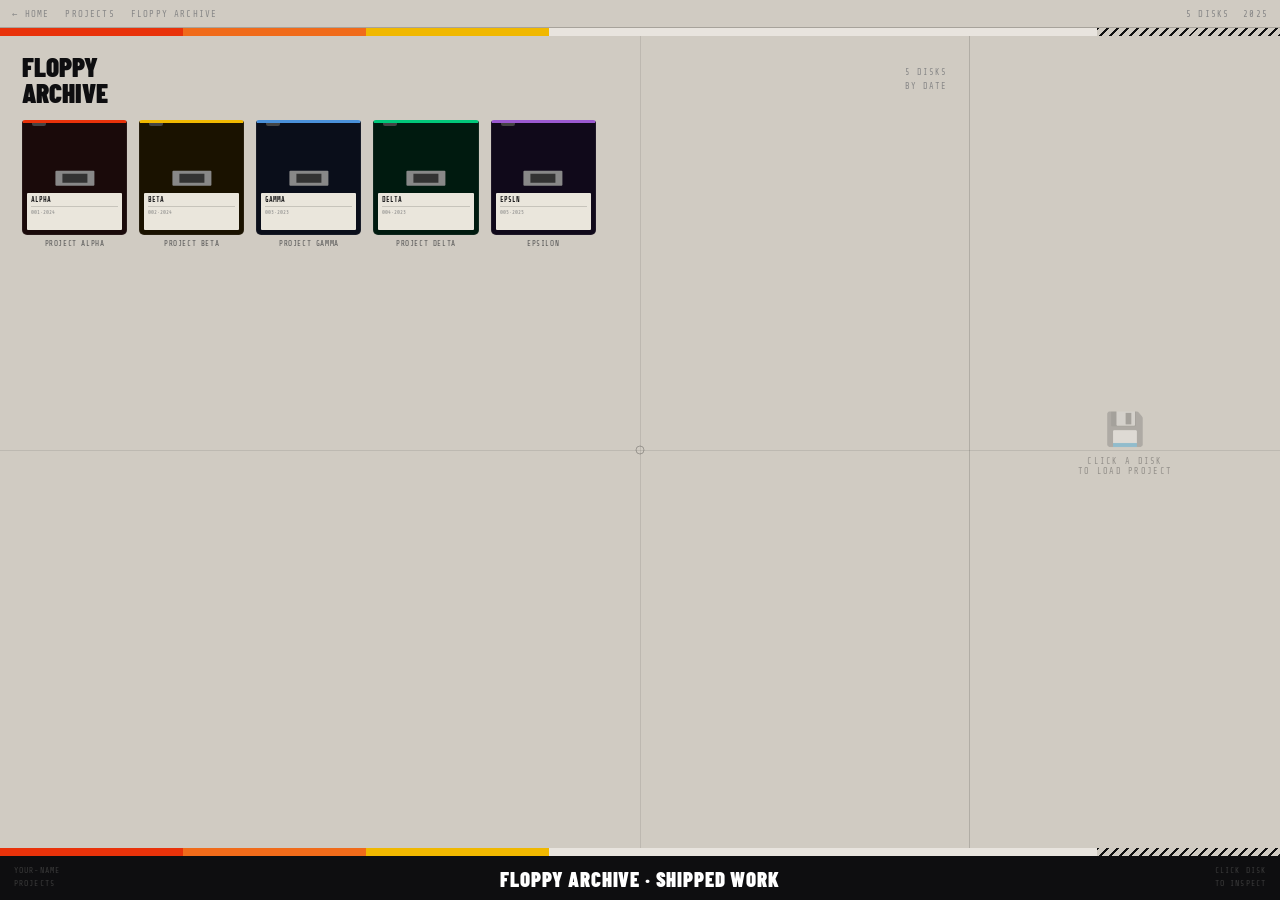
<file: projects.html>
<!DOCTYPE html>
<html lang="en">
<head>
  <meta charset="UTF-8">
  <meta name="viewport" content="width=device-width, initial-scale=1.0">
  <title>Projects — Your Name</title>
  <link rel="stylesheet" href="style.css">
  <style>
    .proj-layout {
      display: grid;
      grid-template-columns: 1fr 310px; /* shelf | detail panel */
      height: 100%;
    }

    /* ── Disk shelf (left side) ── */
    .disk-shelf { padding: 18px 22px; overflow-y: auto; border-right: .5px solid rgba(0,0,0,.15); }
    .shelf-hdr  { display: flex; justify-content: space-between; align-items: center; margin-bottom: 14px; }
    .shelf-title { font-family: var(--cond); font-size: 1.7rem; font-weight: 900; text-transform: uppercase; line-height: .95; }
    .shelf-meta  { font-family: var(--mono); font-size: 8.5px; letter-spacing: .12em; color: var(--ink-light); text-transform: uppercase; text-align: right; line-height: 1.6; }
    .disk-grid   { display: grid; grid-template-columns: repeat(auto-fill, minmax(95px, 1fr)); gap: 12px; }

    /* ── Detail panel (right side) ── */
    .det-panel  { padding: 18px 16px; display: flex; flex-direction: column; overflow-y: auto; }
    .det-empty  { display: flex; flex-direction: column; justify-content: center; align-items: center; height: 100%; gap: 8px; opacity: .3; }
    .det-empty-ico { font-size: 2rem; }
    .det-empty-txt { font-family: var(--mono); font-size: 8.5px; letter-spacing: .15em; text-transform: uppercase; text-align: center; }

    /* Detail content — hidden until a disk is clicked */
    .det     { display: none; flex-direction: column; gap: 11px; }
    .det.vis { display: flex; animation: fup .25s ease forwards; }

    .d-num  { font-family: var(--mono); font-size: 8.5px; letter-spacing: .2em; color: var(--ink-light); text-transform: uppercase; }
    .d-ttl  { font-family: var(--cond); font-size: 1.65rem; font-weight: 900; text-transform: uppercase; line-height: 1; }
    .d-yr   { font-family: var(--mono); font-size: 8.5px; color: var(--ink-light); letter-spacing: .12em; }
    .d-tags { display: flex; flex-wrap: wrap; gap: 3px; }
    .dtag   { font-family: var(--mono); font-size: 7.5px; letter-spacing: .08em; padding: 2px 6px; border: .5px solid rgba(0,0,0,.26); background: rgba(0,0,0,.04); text-transform: uppercase; }
    .d-div  { border: none; border-top: .5px solid rgba(0,0,0,.15); }
    .d-desc { font-size: 11.5px; color: #444; line-height: 1.65; font-weight: 300; }
    .d-row  { display: grid; grid-template-columns: 1fr 1fr; gap: 6px; }
    .d-f    { display: flex; flex-direction: column; gap: 1px; }
    .d-fl   { font-family: var(--mono); font-size: 7px; letter-spacing: .15em; color: var(--ink-light); text-transform: uppercase; }
    .d-fv   { font-family: var(--mono); font-size: 9.5px; color: var(--ink); }
    .det-btn { padding: 8px 11px; border: .5px solid rgba(0,0,0,.28); background: var(--ink); color: var(--paper); font-family: var(--mono); font-size: 9px; letter-spacing: .12em; text-transform: uppercase; cursor: pointer; transition: background .15s; }
    .det-btn:hover { background: var(--accent); border-color: var(--accent); }
  </style>
</head>
<body>
<div class="site">
  <div class="gov">
    <div class="gl gl-h" style="top:50%"></div>
    <div class="gl gl-v" style="left:50%"></div>
    <div class="xhair" style="top:50%;left:50%"></div>
    <div class="reg" style="top:0;left:0"></div><div class="reg" style="top:0;right:0"></div>
  </div>

  <header class="topbar">
    <div class="tb-l">
      <button class="back-btn" onclick="navigateTo('index.html')">← HOME</button>
      <span>PROJECTS</span><span>FLOPPY ARCHIVE</span>
    </div>
    <div class="tb-r"><span id="diskCount">— DISKS</span><span>2025</span></div>
  </header>

  <div class="cbar"><div class="cs cs-r"></div><div class="cs cs-o"></div><div class="cs cs-y"></div><div class="cs cs-w"></div><div class="cs cs-h"></div></div>

  <div class="content">
    <div class="page-wrapper" style="height:100%">
      <div class="proj-layout">

        <!-- ── Left: disk shelf ── -->
        <div class="disk-shelf">
          <div class="shelf-hdr">
            <div class="shelf-title">Floppy<br>Archive</div>
            <div class="shelf-meta" id="shelfMeta">LOADING...<br>BY DATE</div>
          </div>
          <!-- Disks injected by JS below -->
          <div class="disk-grid" id="diskGrid"></div>
        </div>

        <!-- ── Right: detail panel ── -->
        <div class="det-panel">
          <div class="det-empty" id="dEmpty">
            <div class="det-empty-ico">💾</div>
            <div class="det-empty-txt">Click a disk<br>to load project</div>
          </div>
          <div class="det" id="dContent">
            <div class="d-num"  id="dNum"></div>
            <div class="d-ttl"  id="dTtl"></div>
            <div class="d-yr"   id="dYr"></div>
            <div class="d-tags" id="dTags"></div>
            <hr class="d-div">
            <div class="d-desc" id="dDesc"></div>
            <div class="d-row">
              <div class="d-f"><span class="d-fl">Role</span><span class="d-fv" id="dRole"></span></div>
              <div class="d-f"><span class="d-fl">Status</span><span class="d-fv" id="dStat"></span></div>
              <div class="d-f"><span class="d-fl">Team</span><span class="d-fv" id="dTeam"></span></div>
              <div class="d-f"><span class="d-fl">Duration</span><span class="d-fv" id="dDur"></span></div>
            </div>
            <hr class="d-div">
            <button class="det-btn" onclick="navigateTo('project-detail.html')">→ Full Case Study</button>
          </div>
        </div>

      </div>
    </div>
  </div>

  <div class="cbar"><div class="cs cs-r"></div><div class="cs cs-o"></div><div class="cs cs-y"></div><div class="cs cs-w"></div><div class="cs cs-h"></div></div>
  <footer class="bbar">
    <div class="bb-l">YOUR-NAME<br>PROJECTS</div><!-- ← CHANGE -->
    <div class="bb-c">FLOPPY ARCHIVE · SHIPPED WORK</div>
    <div class="bb-r">CLICK DISK<br>TO INSPECT</div>
  </footer>
</div>

<script src="nav.js"></script>
<script>
/* ============================================================
   PROJECTS DATA
   ── Add a project by copying one of the objects below.
   ── col options: col-r (red), col-a (amber), col-b (blue),
                   col-g (green), col-p (purple)
   ── Keep id sequential (001, 002, …)
   ============================================================ */
const PROJECTS = [
  {
    id: '001', col: 'col-r',
    title: 'Project Alpha', lbl: 'ALPHA', yr: '2024',
    tags: ['React', 'TypeScript', 'PostgreSQL'],
    desc: 'Full-stack application solving a specific user problem. Highlight scale, technical challenge, or business impact here.',
    role: 'Full-Stack', status: 'Shipped', team: 'Solo', dur: '3 months',
  },
  {
    id: '002', col: 'col-a',
    title: 'Project Beta', lbl: 'BETA', yr: '2024',
    tags: ['Go', 'gRPC', 'Redis'],
    desc: 'Backend-focused project built for performance. Handles high request volume with low latency.',
    role: 'Backend', status: 'Shipped', team: '2 people', dur: '2 months',
  },
  {
    id: '003', col: 'col-b',
    title: 'Project Gamma', lbl: 'GAMMA', yr: '2023',
    tags: ['Rust', 'WASM', 'CLI'],
    desc: 'Open-source CLI tool solving a developer pain point. Published with active community use.',
    role: 'Author', status: 'Open Source', team: 'Solo', dur: '6 weeks',
  },
  {
    id: '004', col: 'col-g',
    title: 'Project Delta', lbl: 'DELTA', yr: '2023',
    tags: ['Next.js', 'Tailwind', 'Prisma'],
    desc: 'Full-stack web app with polished UI and clean data layer. Shipped to production with real users.',
    role: 'Full-Stack', status: 'Shipped', team: '3 people', dur: '4 months',
  },
  {
    id: '005', col: 'col-p',
    title: 'Epsilon', lbl: 'EPSLN', yr: '2025',
    tags: ['Python', 'FastAPI', 'ML'],
    desc: 'ML pipeline and API for a data-driven application. Currently in active development.',
    role: 'Backend/ML', status: 'In Progress', team: 'Solo', dur: 'Ongoing',
  },
];

// Update topbar count
document.getElementById('diskCount').textContent = `${PROJECTS.length} DISKS`;
document.getElementById('shelfMeta').innerHTML   = `${PROJECTS.length} DISKS<br>BY DATE`;

const grid = document.getElementById('diskGrid');

PROJECTS.forEach(p => {
  const el = document.createElement('div');
  el.className = `floppy ${p.col}`;
  el.innerHTML = `
    <div class="disk-body">
      <div class="disk-notch"></div>
      <div class="disk-sht"></div>
      <div class="disk-lbl">
        <div class="disk-lt">${p.lbl}</div>
        <div class="disk-ll"></div>
        <div class="disk-ls">${p.id}·${p.yr}</div>
      </div>
    </div>
    <div class="floppy-nm">${p.title}</div>
  `;

  el.addEventListener('click', () => {
    // Deselect all, select clicked
    document.querySelectorAll('.floppy').forEach(f => f.classList.remove('sel'));
    el.classList.add('sel');

    // Show detail panel with animation
    document.getElementById('dEmpty').style.display = 'none';
    const dc = document.getElementById('dContent');
    dc.classList.remove('vis');
    void dc.offsetWidth; // force reflow to restart animation
    dc.classList.add('vis');

    // Populate fields
    document.getElementById('dNum').textContent  = `DISK_${p.id}`;
    document.getElementById('dTtl').textContent  = p.title;
    document.getElementById('dYr').textContent   = `YEAR: ${p.yr}`;
    document.getElementById('dTags').innerHTML   = p.tags.map(t => `<span class="dtag">${t}</span>`).join('');
    document.getElementById('dDesc').textContent = p.desc;
    document.getElementById('dRole').textContent = p.role;
    document.getElementById('dStat').textContent = p.status;
    document.getElementById('dTeam').textContent = p.team;
    document.getElementById('dDur').textContent  = p.dur;
  });

  grid.appendChild(el);
});
</script>
</body>
</html>
</file>
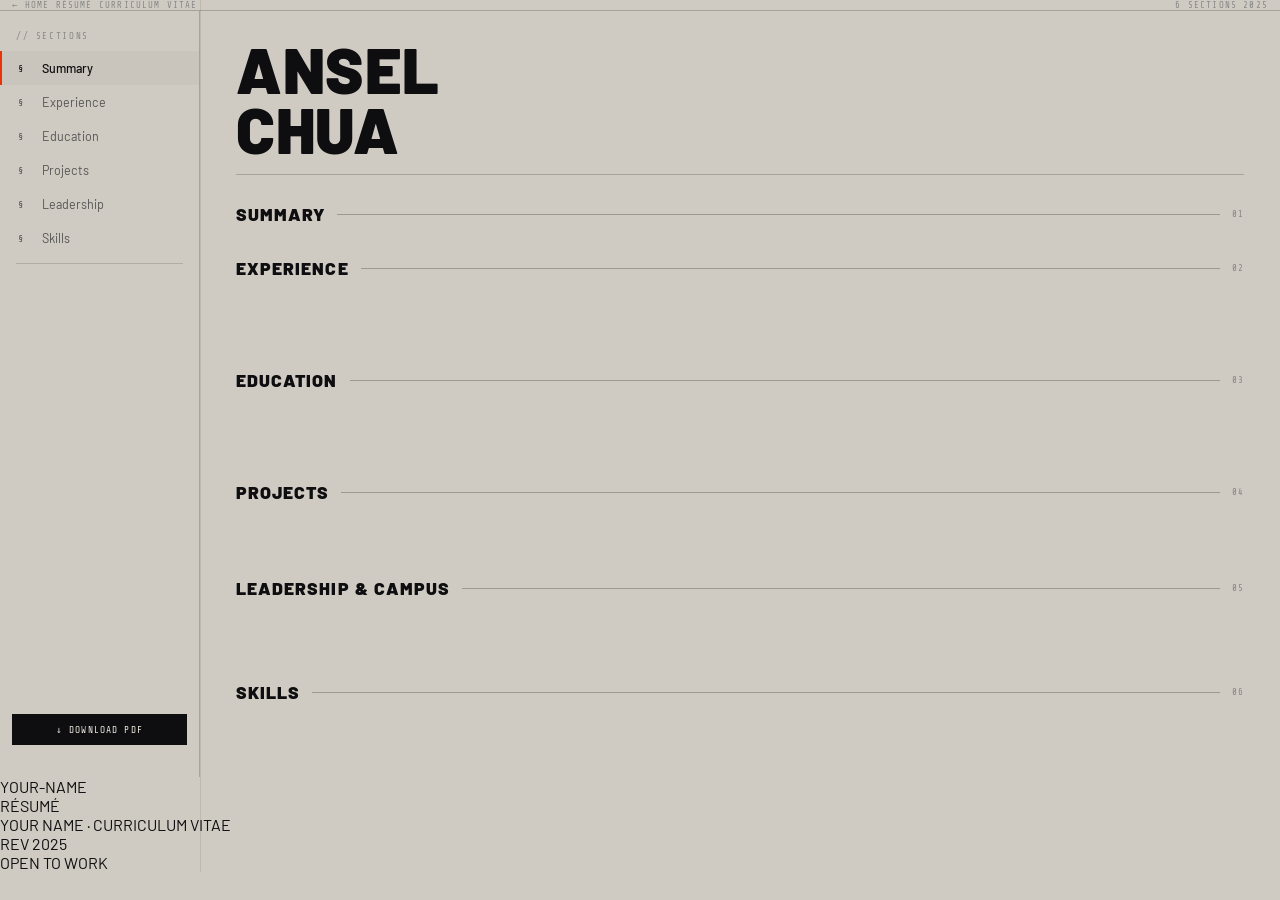
<file: resume.html>
<!DOCTYPE html>
<html lang="en">
<head>
  <meta charset="UTF-8">
  <meta name="viewport" content="width=device-width, initial-scale=1.0">
  <title>Résumé — Your Name</title>
  <link rel="stylesheet" href="style.css">
  <style>
    .resume-layout {
      display: grid;
      grid-template-columns: 200px 1fr;
      height: 100%;
    }

    /* ── section nav ── */
    .resume-nav {
      border-right: 0.5px solid rgba(0,0,0,0.2);
      padding: 20px 0;
      display: flex;
      flex-direction: column;
    }
    .rnav-header {
      font-family: var(--mono);
      font-size: 9px; letter-spacing: 0.18em;
      color: var(--ink-light); text-transform: uppercase;
      padding: 0 16px; margin-bottom: 10px;
    }
    .rnav-item {
      display: flex; align-items: center; gap: 8px;
      padding: 9px 16px;
      font-size: 12.5px; color: #555;
      cursor: pointer;
      border-left: 2px solid transparent;
      transition: color 0.15s, background 0.15s;
    }
    .rnav-item:hover { color: var(--ink); background: rgba(0,0,0,0.04); }
    .rnav-item.active {
      color: var(--ink);
      border-left-color: var(--accent);
      background: rgba(0,0,0,0.03);
      font-weight: 500;
    }
    .rnav-icon {
      font-family: var(--mono); font-size: 10px;
      color: inherit; min-width: 16px;
    }

    .rnav-divider { border: none; border-top: 0.5px solid rgba(0,0,0,0.15); margin: 8px 16px; }

    .pdf-btn {
      margin: auto 12px 12px;
      padding: 10px 12px;
      background: var(--ink); color: var(--paper);
      font-family: var(--mono); font-size: 9.5px;
      letter-spacing: 0.12em; text-transform: uppercase;
      border: none; cursor: pointer;
      display: flex; align-items: center; gap: 8px;
      justify-content: center;
      transition: background 0.15s;
    }
    .pdf-btn:hover { background: var(--accent); }

    /* ── resume content ── */
    .resume-content {
      overflow-y: auto;
      padding: 28px 36px;
      scroll-behavior: smooth;
    }
    .resume-content::-webkit-scrollbar { width: 4px; }
    .resume-content::-webkit-scrollbar-thumb { background: rgba(0,0,0,0.15); }

    .resume-header-block {
      display: grid;
      grid-template-columns: 1fr auto;
      align-items: end;
      padding-bottom: 16px;
      border-bottom: 0.5px solid rgba(0,0,0,0.2);
      margin-bottom: 28px;
    }
    .resume-name {
      font-family: var(--condensed);
      font-size: clamp(2.5rem, 5vw, 4rem);
      font-weight: 900;
      text-transform: uppercase;
      letter-spacing: 0.01em;
      line-height: 0.93;
    }
    .resume-contact-line {
      font-family: var(--mono);
      font-size: 9px; letter-spacing: 0.1em;
      color: var(--ink-light); text-transform: uppercase;
      text-align: right; line-height: 1.8;
    }

    /* ── resume section ── */
    .resume-section {
      margin-bottom: 32px;
      scroll-margin-top: 20px;
    }

    .section-heading {
      display: flex; align-items: center; gap: 12px;
      margin-bottom: 14px;
    }
    .section-label {
      font-family: var(--condensed);
      font-size: 1.1rem; font-weight: 900;
      text-transform: uppercase; letter-spacing: 0.06em;
      white-space: nowrap;
    }
    .section-line {
      flex: 1; height: 0.5px; background: rgba(0,0,0,0.25);
    }
    .section-num {
      font-family: var(--mono); font-size: 9px;
      color: var(--ink-light); letter-spacing: 0.1em;
      white-space: nowrap;
    }

    /* summary */
    .summary-text {
      font-size: 13.5px; color: #444; line-height: 1.7;
      font-weight: 300; max-width: 660px;
      border-left: 2px solid var(--accent);
      padding-left: 14px;
    }

    /* experience & education */
    .entry {
      display: grid;
      grid-template-columns: 1fr auto;
      gap: 4px 16px;
      padding: 14px 0;
      border-bottom: 0.5px solid rgba(0,0,0,0.1);
    }
    .entry:last-child { border-bottom: none; }

    .entry-title { font-size: 14px; font-weight: 600; }
    .entry-date {
      font-family: var(--mono); font-size: 9.5px;
      color: var(--ink-light); letter-spacing: 0.1em;
      white-space: nowrap; margin-top: 2px;
    }
    .entry-org {
      font-size: 12.5px; color: #555;
      grid-column: 1;
    }
    .entry-bullets {
      grid-column: 1 / -1;
      padding-left: 14px;
      margin-top: 6px;
    }
    .entry-bullets li {
      font-size: 12.5px; color: #444;
      line-height: 1.6; font-weight: 300;
      margin-bottom: 3px;
    }

    /* projects */
    .proj-entry {
      padding: 12px 0;
      border-bottom: 0.5px solid rgba(0,0,0,0.1);
      display: flex; flex-direction: column; gap: 4px;
    }
    .proj-entry:last-child { border-bottom: none; }
    .proj-entry-header { display: flex; align-items: baseline; gap: 10px; }
    .proj-entry-name { font-size: 13.5px; font-weight: 600; }
    .proj-entry-stack {
      font-family: var(--mono); font-size: 9px;
      color: var(--ink-light); letter-spacing: 0.08em;
    }
    .proj-entry-desc {
      font-size: 12.5px; color: #444; line-height: 1.6; font-weight: 300;
    }

    /* leadership */
    .lead-entry {
      padding: 12px 0;
      border-bottom: 0.5px solid rgba(0,0,0,0.1);
      display: grid; grid-template-columns: 1fr auto; gap: 4px;
    }
    .lead-entry:last-child { border-bottom: none; }
    .lead-title { font-size: 13.5px; font-weight: 600; }
    .lead-org { font-size: 12.5px; color: #555; grid-column: 1; }
    .lead-date { font-family: var(--mono); font-size: 9.5px; color: var(--ink-light); letter-spacing: 0.1em; }
    .lead-desc { font-size: 12.5px; color: #444; line-height: 1.6; font-weight: 300; grid-column: 1 / -1; margin-top: 4px; }

    /* skills */
    .skills-grid {
      display: grid;
      grid-template-columns: repeat(auto-fill, minmax(180px, 1fr));
      gap: 10px;
    }
    .skill-group {
      border: 0.5px solid rgba(0,0,0,0.18);
      padding: 12px;
      background: var(--paper);
    }
    .skill-group-label {
      font-family: var(--mono); font-size: 8.5px;
      letter-spacing: 0.15em; color: var(--ink-light);
      text-transform: uppercase; margin-bottom: 7px;
    }
    .skill-pills { display: flex; flex-wrap: wrap; gap: 4px; }
    .skill-pill {
      font-family: var(--mono); font-size: 9px;
      padding: 2px 7px;
      border: 0.5px solid rgba(0,0,0,0.25);
      letter-spacing: 0.06em; background: rgba(0,0,0,0.04);
    }
  </style>
</head>
<body>
  <div class="page-wrapper">

    <div class="grid-overlay">
      <div class="gl gl-v" style="left:200px"></div>
      <div class="reg-mark" style="top:28px;left:0"></div>
      <div class="reg-mark" style="top:28px;right:0"></div>
    </div>

    <header class="topbar">
      <div class="topbar-left">
        <a href="index.html" data-nav style="color:inherit;text-decoration:none;letter-spacing:0.13em;">← HOME</a>
        <span>RÉSUMÉ</span>
        <span>CURRICULUM VITAE</span>
      </div>
      <div class="topbar-right">
        <span>6 SECTIONS</span>
        <span>2025</span>
      </div>
    </header>

    <div class="color-bar top">
      <div class="cs cs-red"></div><div class="cs cs-orange"></div>
      <div class="cs cs-yellow"></div><div class="cs cs-white"></div>
      <div class="cs cs-hatch"></div>
    </div>

    <div class="content-area">
      <div class="resume-layout">

        <!-- section nav -->
        <nav class="resume-nav">
          <div class="rnav-header">// Sections</div>
          <div class="rnav-item active" data-target="sec-summary"><span class="rnav-icon">§</span>Summary</div>
          <div class="rnav-item" data-target="sec-experience"><span class="rnav-icon">§</span>Experience</div>
          <div class="rnav-item" data-target="sec-education"><span class="rnav-icon">§</span>Education</div>
          <div class="rnav-item" data-target="sec-projects"><span class="rnav-icon">§</span>Projects</div>
          <div class="rnav-item" data-target="sec-leadership"><span class="rnav-icon">§</span>Leadership</div>
          <div class="rnav-item" data-target="sec-skills"><span class="rnav-icon">§</span>Skills</div>
          <hr class="rnav-divider">
          <button class="pdf-btn" onclick="downloadPDF()">↓ Download PDF</button>
        </nav>

        <!-- resume body -->
        <div class="resume-content" id="resumeContent">

          <!-- name header -->
          <div class="resume-header-block">
            <div class="resume-name">Ansel<br>Chua</div>
            <div class="resume-contact-line">
            </div>
          </div>

          <!-- SUMMARY -->
          <section class="resume-section" id="sec-summary">
            <div class="section-heading">
              <span class="section-label">Summary</span>
              <div class="section-line"></div>
              <span class="section-num">01</span>
            </div>
            <p class="summary-text">
            </p>
          </section>

          <!-- EXPERIENCE -->
          <section class="resume-section" id="sec-experience">
            <div class="section-heading">
              <span class="section-label">Experience</span>
              <div class="section-line"></div>
              <span class="section-num">02</span>
            </div>
            <div class="entry">
              <div class="entry-title"></div>
              <div class="entry-date"></div>
              <div class="entry-org"></div>
              <ul class="entry-bullets">
              </ul>
            </div>
          </section>

          <!-- EDUCATION -->
          <section class="resume-section" id="sec-education">
            <div class="section-heading">
              <span class="section-label">Education</span>
              <div class="section-line"></div>
              <span class="section-num">03</span>
            </div>
            <div class="entry">
              <div class="entry-title"></div>
              <div class="entry-date"></div>
              <div class="entry-org"></div>
              <ul class="entry-bullets">
              </ul>
            </div>
          </section>

          <!-- PROJECTS -->
          <section class="resume-section" id="sec-projects">
            <div class="section-heading">
              <span class="section-label">Projects</span>
              <div class="section-line"></div>
              <span class="section-num">04</span>
            </div>
            <div class="proj-entry">
              <div class="proj-entry-header">
                <span class="proj-entry-name"></span>
                <span class="proj-entry-stack"></span>
              </div>
              <div class="proj-entry-desc"></div>
            </div>
          </section>

          <!-- LEADERSHIP -->
          <section class="resume-section" id="sec-leadership">
            <div class="section-heading">
              <span class="section-label">Leadership & Campus</span>
              <div class="section-line"></div>
              <span class="section-num">05</span>
            </div>
            <div class="lead-entry">
              <div class="lead-title"></div>
              <div class="lead-date"></div>
              <div class="lead-org"></div>
              <div class="lead-desc"></div>
            </div>
          </section>

          <!-- SKILLS -->
          <section class="resume-section" id="sec-skills">
            <div class="section-heading">
              <span class="section-label">Skills</span>
              <div class="section-line"></div>
              <span class="section-num">06</span>
            </div>

            <div class="skills-grid">
              <!-- Dynamic skill pills will be injected here -->
            </div>
          </section>


        </div>
      </div>
    </div>

    <div class="color-bar bottom">
      <div class="cs cs-red"></div><div class="cs cs-orange"></div>
      <div class="cs cs-yellow"></div><div class="cs cs-white"></div>
      <div class="cs cs-hatch"></div>
    </div>
    <footer class="bottom-bar">
      <div class="bb-left">YOUR-NAME<br>RÉSUMÉ</div>
      <div class="bb-center">YOUR NAME · CURRICULUM VITAE</div>
      <div class="bb-right">REV 2025<br>OPEN TO WORK</div>
    </footer>
  </div>

  <script src="nav.js"></script>
  <script src="data.js"></script>
  <script>
    // section nav scroll spy
    const navItems = document.querySelectorAll('.rnav-item');
    navItems.forEach(item => {
      item.addEventListener('click', () => {
        const target = document.getElementById(item.dataset.target);
        if (target) {
          target.scrollIntoView({ behavior: 'smooth', block: 'start' });
          navItems.forEach(n => n.classList.remove('active'));
          item.classList.add('active');
        }
      });
    });

    // scroll spy update
    const content = document.getElementById('resumeContent');
    const sections = document.querySelectorAll('.resume-section');
    content.addEventListener('scroll', () => {
      let current = '';
      sections.forEach(sec => {
        if (sec.offsetTop - content.offsetTop <= content.scrollTop + 60) {
          current = sec.id;
        }
      });
      navItems.forEach(item => {
        item.classList.toggle('active', item.dataset.target === current);
      });
    });

    function downloadPDF() {
      window.print();
    }
  </script>

  <style media="print">
    .page-wrapper { position: static !important; }
    .topbar, .color-bar, .bottom-bar, .resume-nav, .grid-overlay { display: none !important; }
    .content-area { position: static !important; overflow: visible !important; top: 0 !important; bottom: 0 !important; }
    .resume-layout { grid-template-columns: 1fr !important; }
    .resume-content { padding: 20px !important; overflow: visible !important; }
    body, html { overflow: visible !important; height: auto !important; background: white !important; }
  </style>
</body>
</html>
</file>
<file: style.css>
/* ============================================================
   style.css — Shared styles across all portfolio pages
   Spec-sheet / access-card aesthetic
   ============================================================ */

@import url('https://fonts.googleapis.com/css2?family=Share+Tech+Mono&family=Barlow:wght@300;400;500;700&family=Barlow+Condensed:wght@700;900&display=swap');

/* ── Reset ── */
*, *::before, *::after { box-sizing: border-box; margin: 0; padding: 0; }

/* ── Design tokens ─────────────────────────────────────────
   Change these to retheme the whole site at once           */
:root {
  --bg:        #d0cbc2;   /* warm gray page background */
  --ink:       #0e0e10;   /* near-black for text */
  --ink-mid:   #555;
  --ink-light: #888;
  --accent:    #e8320a;   /* red — used for active states, borders */
  --accent2:   #f0b800;   /* amber */
  --paper:     #eae6dc;   /* slightly off-white card surfaces */
  --mono:      'Share Tech Mono', monospace;
  --cond:      'Barlow Condensed', sans-serif;
  --sans:      'Barlow', sans-serif;
  --gl:        rgba(0,0,0,0.09); /* grid line color */
}

html, body {
  height: 100%;
  overflow: hidden;       /* prevents page scroll — everything scrolls inside panels */
  font-family: var(--sans);
  background: var(--bg);
  color: var(--ink);
  -webkit-font-smoothing: antialiased;
}

/* ── Scrollbars ── */
::-webkit-scrollbar { width: 3px; height: 3px; }
::-webkit-scrollbar-thumb { background: rgba(0,0,0,0.2); }

/* ── Site shell ─────────────────────────────────────────────
   5-row grid: topbar / color-stripe / content / color-stripe / bottombar */
.site {
  display: grid;
  grid-template-rows: 28px 8px 1fr 8px 44px;
  height: 100vh;
  min-height: 520px;
  position: relative;
}

/* ── Background grid overlay ──
   Decorative lines, crosshairs & corner marks like a spec sheet */
.gov { position: absolute; inset: 0; pointer-events: none; z-index: 0; }
.gl  { position: absolute; background: var(--gl); }
.gl-h { left: 0; right: 0; height: 0.5px; }
.gl-v { top: 0; bottom: 0; width: 0.5px; }
.xhair {
  position: absolute;
  width: 9px; height: 9px;
  border: 1px solid rgba(0,0,0,0.25);
  border-radius: 50%;
  transform: translate(-50%, -50%);
}
.reg { position: absolute; width: 4px; height: 4px; background: var(--ink); }

/* ── Topbar ── */
.topbar {
  display: flex;
  align-items: center;
  justify-content: space-between;
  padding: 0 12px;
  border-bottom: 0.5px solid rgba(0,0,0,0.2);
  font-family: var(--mono);
  font-size: 9px;
  letter-spacing: 0.13em;
  color: var(--ink-light);
  text-transform: uppercase;
  background: var(--bg);
  z-index: 10;
}
.tb-l { display: flex; gap: 16px; align-items: center; }
.tb-r { display: flex; gap: 14px; align-items: center; }

/* Back button — shown on all pages except home */
.back-btn {
  cursor: pointer;
  color: var(--ink-light);
  font-family: var(--mono);
  font-size: 9px;
  letter-spacing: 0.13em;
  text-transform: uppercase;
  transition: color 0.15s;
  background: none; border: none;
}
.back-btn:hover { color: var(--ink); }

/* Pulsing status dot */
.sdot {
  width: 5px; height: 5px;
  border-radius: 50%;
  background: var(--accent);
  display: inline-block;
  animation: pulse 2.2s ease infinite;
}
@keyframes pulse { 0%,100%{opacity:1} 50%{opacity:0.2} }

/* ── Color stripe bar ──
   Inspired by racing livery (red / orange / yellow / paper / hatch)
   Appears at top and bottom of content area */
.cbar { display: flex; z-index: 5; height: 8px; }
.cs   { flex: 1; }
.cs-r { background: #e8320a; }
.cs-o { background: #f06b1a; }
.cs-y { background: #f0b800; }
.cs-w { background: #e8e4de; flex: 3; }   /* wider white segment */
.cs-h {
  flex: 1;
  background: repeating-linear-gradient(
    -45deg, #111 0, #111 2px, transparent 2px, transparent 7px
  );
}

/* ── Bottom bar ── */
.bbar {
  background: var(--ink);
  display: grid;
  grid-template-columns: 1fr auto 1fr;
  align-items: center;
  padding: 0 14px;
  z-index: 10;
}
.bb-l, .bb-r {
  font-family: var(--mono);
  font-size: 8px;
  letter-spacing: 0.14em;
  color: #3a3a3a;
  text-transform: uppercase;
  line-height: 1.6;
}
.bb-r { text-align: right; }
.bb-c {
  font-family: var(--cond);
  font-size: clamp(0.85rem, 2vw, 1.3rem);
  font-weight: 900;
  letter-spacing: 0.04em;
  color: #fff;
  text-transform: uppercase;
  white-space: nowrap;
}

/* ── Content area ──
   Fills the middle row; each .page is absolutely positioned inside it */
.content { overflow: hidden; position: relative; z-index: 1; }

/* ── Page transitions ──
   Pages start hidden, animate in when .active is added via JS */
.page {
  position: absolute;
  inset: 0;
  opacity: 0;
  transform: translateY(8px);
  transition: opacity 0.3s ease, transform 0.3s ease;
  pointer-events: none;
}
.page.active {
  opacity: 1;
  transform: translateY(0);
  pointer-events: all;
}

/* ── Shared fade-up animation (used for panels, detail loads, etc.) ── */
@keyframes fup {
  from { opacity: 0; transform: translateY(7px); }
  to   { opacity: 1; transform: translateY(0); }
}

/* ── Toast notification (copy-to-clipboard feedback) ── */
.toast {
  position: fixed;
  bottom: 58px; left: 50%;
  transform: translateX(-50%);
  background: var(--ink); color: var(--paper);
  font-family: var(--mono); font-size: 9px;
  letter-spacing: 0.12em; text-transform: uppercase;
  padding: 6px 14px;
  opacity: 0; pointer-events: none;
  transition: opacity 0.2s;
  z-index: 200; white-space: nowrap;
}
.toast.show { opacity: 1; }

/* ── Tag system ─────────────────────────────────────────────
   5 categories, each gets a distinct color treatment         */
.tag {
  font-family: var(--mono); font-size: 7.5px;
  letter-spacing: 0.08em; padding: 2px 7px;
  border: 0.5px solid rgba(0,0,0,0.25);
  background: rgba(0,0,0,0.04); text-transform: uppercase;
  display: inline-block;
}
.tag-skills   { border-color: rgba(0,200,120,0.5);  color: #006a3a; }
.tag-topics   { border-color: rgba(74,144,217,0.5); color: #1a5a9a; }
.tag-status   { border-color: rgba(240,184,0,0.5);  color: #7a5a00; }
.tag-projects { border-color: rgba(232,50,10,0.5);  color: #a02000; }
.tag-others   { border-color: rgba(155,89,208,0.5); color: #6a2aa0; }

/* ── ACCESS CARD component ─────────────────────────────────
   Used on index.html as navigation buttons
   Styled like industrial ID/access badges from the reference image */
.ac {
  width: 100%; max-width: 500px;
  border: 0.5px solid rgba(0,0,0,0.35);
  background: var(--paper);
  cursor: pointer;
  position: relative; overflow: hidden;
  display: grid; grid-template-rows: auto auto auto;
  transition: transform 0.2s, box-shadow 0.2s;
  user-select: none;
  border-radius: 4px;
}
.ac:hover { transform: translateY(-2px); box-shadow: 0 8px 28px rgba(0,0,0,0.16); }
.ac:active { transform: translateY(0); }

/* Left-edge color accent — changes per card */
.ac::before {
  content: '';
  position: absolute; left: 0; top: 0; bottom: 0; width: 3px;
}
.ac-prj::before { background: var(--accent); }       /* red   — Projects */
.ac-pro::before { background: #9b59d0; }             /* purple — Profile  */
.ac-res::before { background: var(--accent2); }      /* amber — Resume   */
.ac-con::before { background: #4a90d9; }             /* blue  — Contact  */

/* Top section — light background, destination + badge */
.ac-top {
  padding: 10px 12px 8px;
  display: grid; grid-template-columns: 1fr auto;
  align-items: start; gap: 4px;
}
.ac-dest {
  font-family: var(--cond); font-size: 1.55rem; font-weight: 900;
  text-transform: uppercase; letter-spacing: 0.02em; line-height: 0.95;
}
.ac-subdest {
  font-family: var(--mono); font-size: 7.5px; letter-spacing: 0.12em;
  color: var(--ink-light); text-transform: uppercase; margin-top: 3px;
}
.ac-badge {
  font-family: var(--mono); font-size: 8px; letter-spacing: 0.08em;
  padding: 3px 7px; border: 0.5px solid rgba(0,0,0,0.28);
  color: var(--ink-light); text-transform: uppercase; white-space: nowrap;
}

/* Middle section — dark strip with name, role, chip */
.ac-mid {
  background: #0e0e10;
  padding: 9px 12px;
  display: grid; grid-template-columns: 1fr auto;
  align-items: center; gap: 8px;
}
.ac-name {
  font-family: var(--cond); font-size: 1.1rem; font-weight: 900;
  text-transform: uppercase; color: #fff; letter-spacing: 0.04em;
}
.ac-role {
  font-family: var(--mono); font-size: 7px;
  letter-spacing: 0.12em; color: #555; text-transform: uppercase; margin-top: 2px;
}

/* Chip graphic — fake EMV chip */
.ac-chip {
  width: 22px; height: 16px;
  border: 0.5px solid #444; border-radius: 2px;
  background: linear-gradient(135deg, #3a3a3a, #2a2a2a, #3a3a3a);
  position: relative;
}
.ac-chip::before {
  content: '';
  position: absolute; inset: 2px;
  border: 0.5px solid #555; border-radius: 1px;
}
.ac-ce { font-family: var(--mono); font-size: 7px; color: rgba(255,255,255,0.2); }

/* Bottom section — serial number + barcode */
.ac-bot {
  padding: 7px 12px;
  display: grid; grid-template-columns: 1fr auto;
  align-items: center; gap: 8px;
  border-top: 0.5px solid rgba(0,0,0,0.1);
}
.ac-serial {
  font-family: var(--mono); font-size: 7px;
  letter-spacing: 0.1em; color: var(--ink-light);
  text-transform: uppercase; line-height: 1.6;
}

/* Barcode — generated by JS, spans are individual bars */
.ac-bars { display: flex; gap: 1.5px; align-items: flex-end; }
.ac-bars span { display: block; width: 1.5px; background: var(--ink); border-radius: 0.5px; }

/* Notch cutout at top — card slot detail */
.ac-notch {
  position: absolute; top: 0; right: 24px;
  width: 12px; height: 5px;
  background: var(--bg);
  border-radius: 0 0 6px 6px;
  border: 0.5px solid rgba(0,0,0,0.2); border-top: none;
}

/* Fingerprint dot grid — decorative, generated by JS */
.ac-fp {
  position: absolute; bottom: 7px; right: 52px;
  opacity: 0.06;
  display: grid; grid-template-columns: repeat(6, 4px); gap: 2px;
}
.ac-fp span { width: 3px; height: 3px; border-radius: 50%; background: var(--ink); }

/* ── HOME sidebar ── */
.home-wrap { display: grid; grid-template-columns: 200px 1fr; height: 100%; }
.home-sb {
  border-right: 0.5px solid rgba(0,0,0,0.16);
  padding: 20px 14px; display: flex; flex-direction: column; gap: 4px; overflow-y: auto;
}
.sb-ey  { font-family: var(--mono); font-size: 8.5px; letter-spacing: 0.18em; color: var(--ink-light); text-transform: uppercase; margin-bottom: 5px; }
.sb-nm  { font-family: var(--cond); font-size: 1.75rem; font-weight: 900; text-transform: uppercase; line-height: 0.95; margin-bottom: 8px; }
.sb-role { font-family: var(--mono); font-size: 8.5px; letter-spacing: 0.1em; color: var(--ink-mid); text-transform: uppercase; line-height: 1.8; }
.sb-div  { border: none; border-top: 0.5px solid rgba(0,0,0,0.14); margin: 10px 0; }
.sb-block { display: flex; flex-direction: column; gap: 2px; margin-top: 6px; }
.sb-lbl   { font-family: var(--mono); font-size: 7.5px; letter-spacing: 0.15em; color: var(--ink-light); text-transform: uppercase; }
.sb-val   { font-family: var(--mono); font-size: 9.5px; color: var(--ink); }
.sbadge   { display: inline-flex; align-items: center; gap: 5px; font-family: var(--mono); font-size: 8.5px; letter-spacing: 0.1em; text-transform: uppercase; }
.cards-area { padding: 20px 24px; display: flex; flex-direction: column; justify-content: center; gap: 12px; overflow-y: auto; }
.cards-hdr  { font-family: var(--mono); font-size: 8.5px; letter-spacing: 0.2em; color: var(--ink-light); text-transform: uppercase; margin-bottom: 2px; }

/* ── Shared tab bar (used on Profile & Project Detail) ── */
.tab-bar {
  border-bottom: 0.5px solid rgba(0,0,0,0.2);
  display: flex; padding: 0 18px;
  background: var(--bg); flex-shrink: 0; overflow-x: auto;
}
.tab-bar::-webkit-scrollbar { height: 0; }

.atab {
  font-family: var(--mono); font-size: 9px; letter-spacing: 0.12em;
  text-transform: uppercase; padding: 8px 14px;
  cursor: pointer;
  border: 0.5px solid transparent; border-bottom: none;
  color: var(--ink-light); background: transparent;
  white-space: nowrap;
  transition: color 0.15s, background 0.15s;
  position: relative; bottom: -0.5px;
  display: flex; align-items: center; gap: 4px;
  user-select: none;
}
.atab:hover { color: var(--ink); }
.atab.on {
  color: var(--ink); background: var(--paper);
  border-color: rgba(0,0,0,0.2); border-bottom-color: var(--paper);
}
.tab-dot { width: 4px; height: 4px; border-radius: 50%; background: currentColor; opacity: 0.5; }
.atab.on .tab-dot { background: var(--accent); opacity: 1; }

/* ── Shared panel layout ── */
.panel-wrap { overflow: hidden; position: relative; }
.panel {
  display: none; height: 100%; overflow-y: auto; padding: 20px 24px;
}
.panel.on { display: block; animation: fup 0.25s ease forwards; }

/* ── FLOPPY DISK component (projects page) ── */
.floppy { cursor: pointer; transition: transform 0.2s; user-select: none; }
.floppy:hover { transform: translateY(-4px) rotate(-1deg); }
.floppy.sel .disk-body { outline: 2px solid var(--accent); }
.disk-body {
  width: 100%; aspect-ratio: 1/1.1;
  border-radius: 3px 3px 5px 5px;
  position: relative; overflow: hidden;
  border: 1px solid rgba(255,255,255,0.06);
}
/* Color variants — match project card color in detail panel */
.col-r .disk-body { background: #1a0a0a; border-top: 3px solid #e8320a; }
.col-a .disk-body { background: #1a1200; border-top: 3px solid #f0b800; }
.col-b .disk-body { background: #0a0e1a; border-top: 3px solid #4a90d9; }
.col-g .disk-body { background: #001a0f; border-top: 3px solid #00c87a; }
.col-p .disk-body { background: #10091a; border-top: 3px solid #9b59d0; }
.disk-sht {
  position: absolute; top: 50%; left: 50%;
  transform: translate(-50%,-50%);
  width: 38%; height: 13%; background: #888; border-radius: 1px;
}
.disk-sht::before {
  content: ''; position: absolute;
  top: 20%; left: 18%; right: 18%; bottom: 20%; background: #333;
}
.disk-lbl {
  position: absolute; bottom: 4px; left: 4px; right: 4px; height: 33%;
  background: var(--paper); border-radius: 1px; padding: 3px 4px;
  display: flex; flex-direction: column; gap: 2px;
}
.disk-lt { font-family: var(--mono); font-size: 6.5px; color: var(--ink); overflow: hidden; white-space: nowrap; text-overflow: ellipsis; font-weight: 700; }
.disk-ls { font-family: var(--mono); font-size: 5.5px; color: var(--ink-light); }
.disk-ll { height: 1px; background: rgba(0,0,0,0.15); }
.disk-notch { position: absolute; top: 0; left: 9px; width: 14px; height: 3px; background: #444; border-radius: 0 0 2px 2px; }
.floppy-nm { font-family: var(--mono); font-size: 7.5px; letter-spacing: 0.08em; color: var(--ink-mid); text-align: center; margin-top: 4px; white-space: nowrap; overflow: hidden; text-overflow: ellipsis; text-transform: uppercase; }

/* ── Shared section headings ── */
.sec-hdg { display: flex; align-items: center; gap: 9px; margin-bottom: 10px; }
.sec-lbl { font-family: var(--cond); font-size: 0.95rem; font-weight: 900; text-transform: uppercase; letter-spacing: 0.06em; white-space: nowrap; }
.sec-line { flex: 1; height: 0.5px; background: rgba(0,0,0,0.22); }
.sec-num  { font-family: var(--mono); font-size: 8px; color: var(--ink-light); letter-spacing: 0.1em; }

/* ── Shared action button ── */
.act-btn {
  padding: 9px 12px;
  border: 0.5px solid rgba(0,0,0,0.3);
  background: var(--ink); color: var(--paper);
  font-family: var(--mono); font-size: 9px;
  letter-spacing: 0.12em; text-transform: uppercase;
  cursor: pointer; display: block; text-align: center;
  transition: background 0.15s;
}
.act-btn:hover { background: var(--accent); border-color: var(--accent); }
.act-btn.out   { background: transparent; color: var(--ink); }
.act-btn.out:hover { background: rgba(0,0,0,0.07); }

/* ══════════════════════════════════════════════════════════
   MOBILE — collapses layouts for small screens
   ========================================================== */
@media (max-width: 620px) {
  /* Hide sidebar on home — show a slim mobile header instead */
  .home-sb          { display: none; }
  .home-wrap        { grid-template-columns: 1fr; }
  .mob-header       { display: flex !important; }
  .cards-area       { padding: 12px; gap: 10px; }
  .ac               { max-width: 100%; }

  /* Stack project layout vertically, hide detail panel */
  .proj-layout      { grid-template-columns: 1fr; }
  .det-panel        { display: none; }
  .disk-grid        { grid-template-columns: repeat(auto-fill, minmax(75px, 1fr)); }

  /* Stack contact layout */
  .con-layout       { grid-template-columns: 1fr; }
  .con-right        { display: none; }

  /* Stack resume layout, hide section nav */
  .res-layout       { grid-template-columns: 1fr; }
  .res-nav          { display: none; }

  /* Stack about layout */
  .about-grid       { grid-template-columns: 1fr; }
  .about-photo      { display: none; }
  .about-specs      { grid-template-columns: 1fr 1fr; }

  /* Bottom bar condensed */
  .bb-c { font-size: 0.75rem; }
  .tab-bar { padding: 0 8px; }
  .atab  { padding: 7px 9px; font-size: 8px; }
}

/* Mobile-only header bar (hidden by default, shown via media query) */
.mob-header {
  display: none;
  background: var(--paper);
  border-bottom: 0.5px solid rgba(0,0,0,0.15);
  padding: 8px 14px;
  align-items: center; gap: 10px;
  font-family: var(--mono); font-size: 8px;
  letter-spacing: 0.1em; color: var(--ink-mid); text-transform: uppercase;
}
</file>
